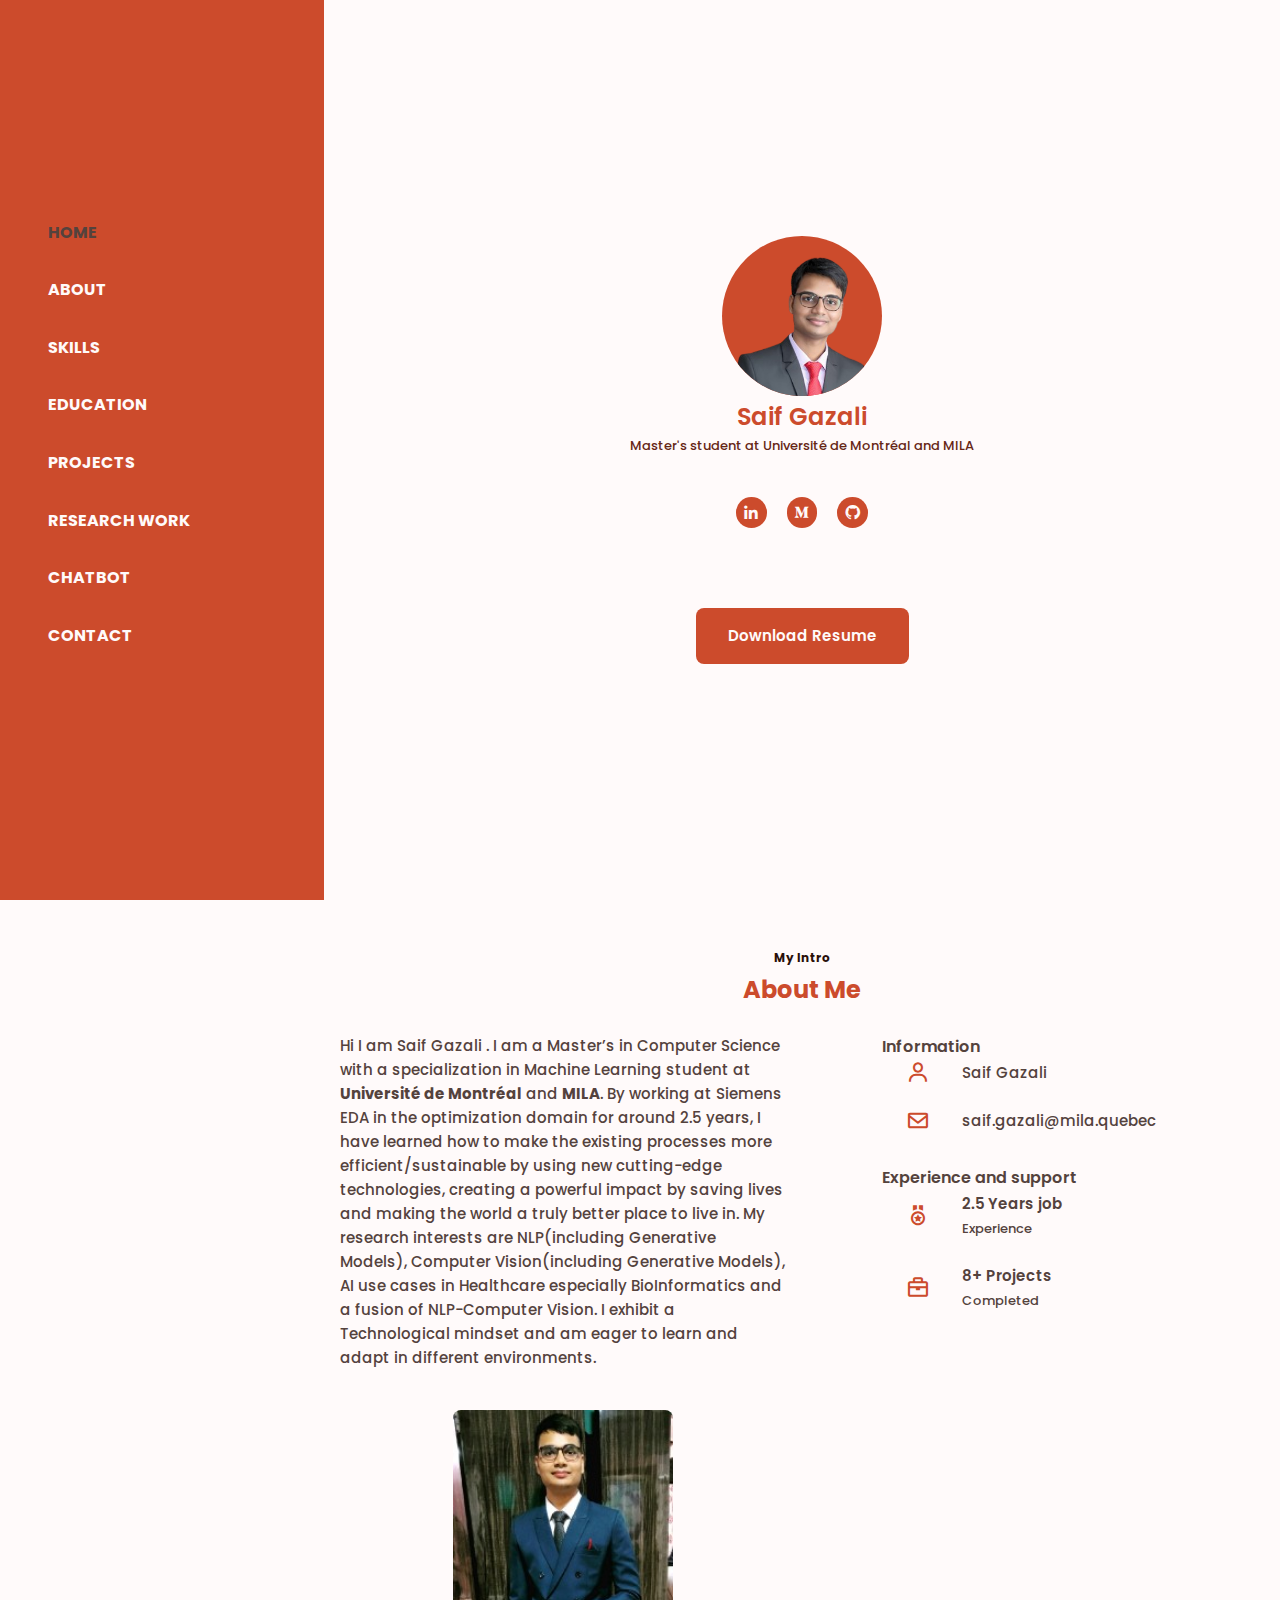
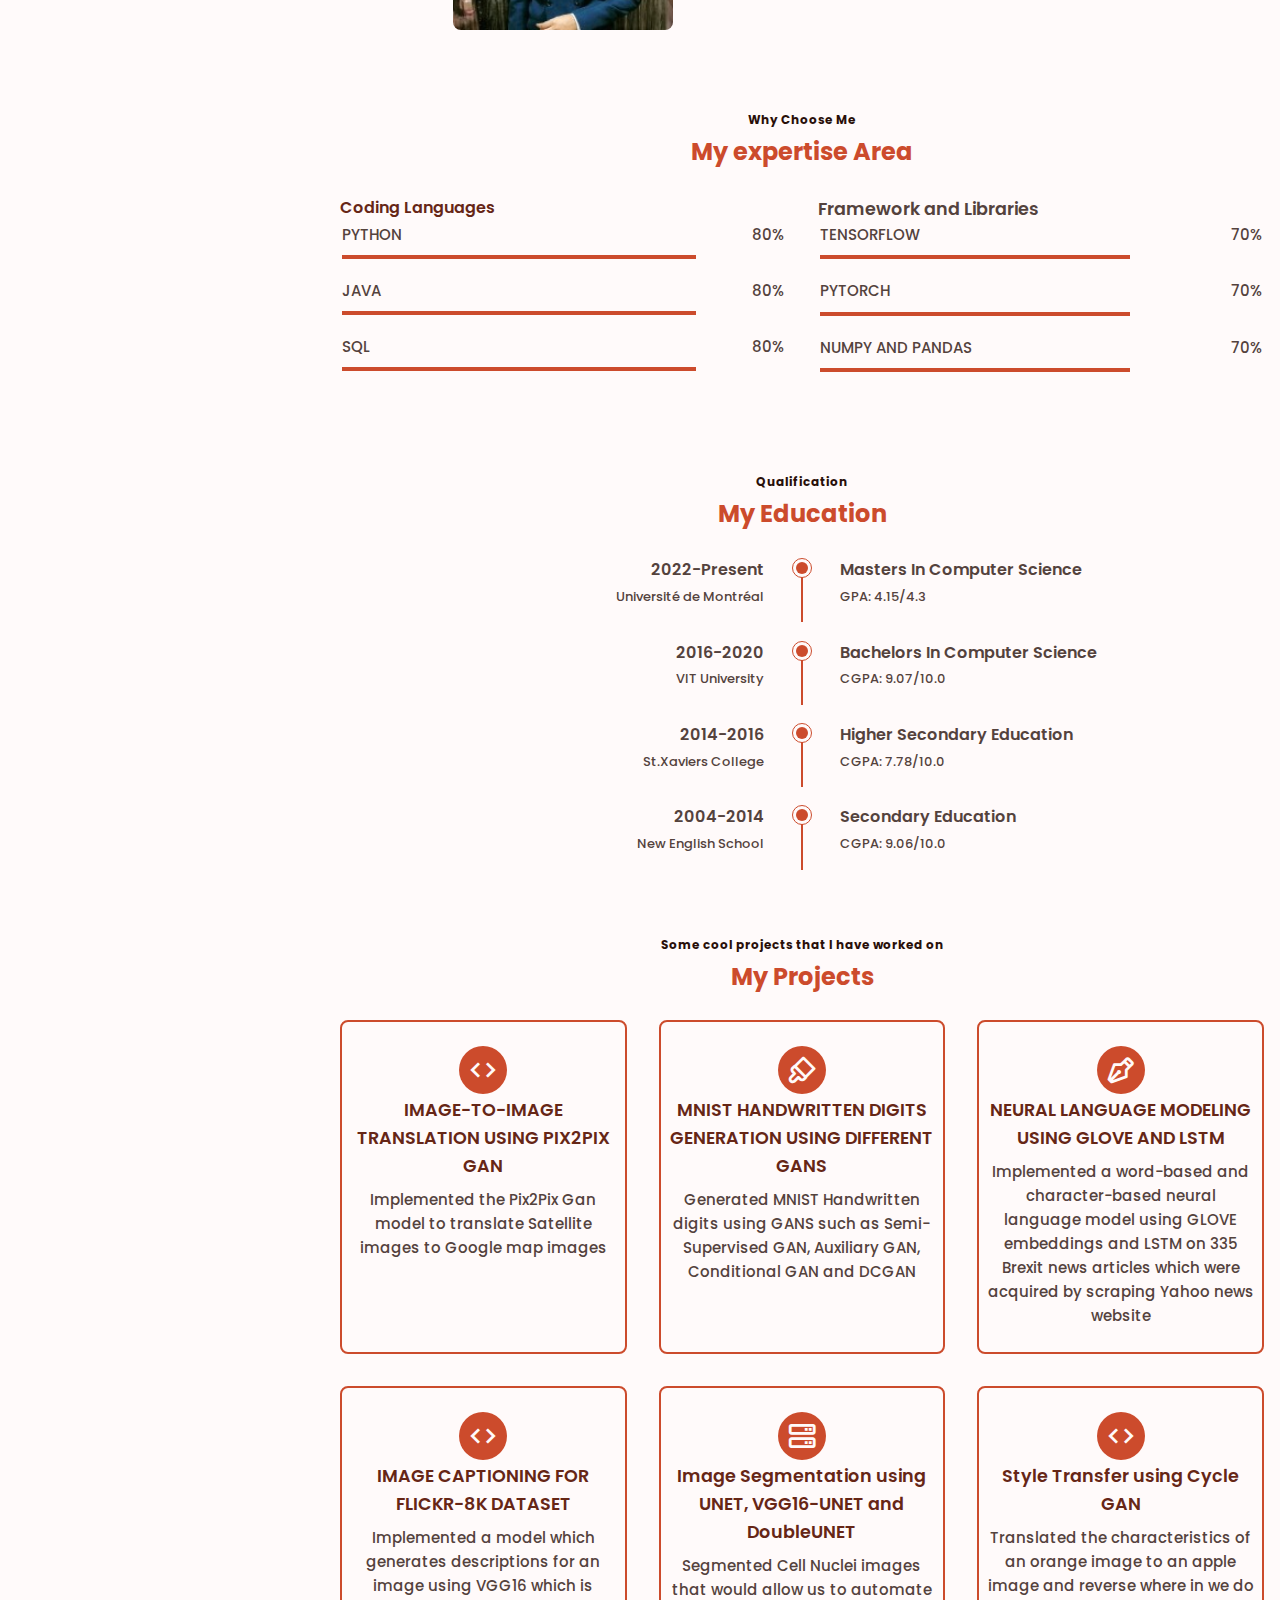
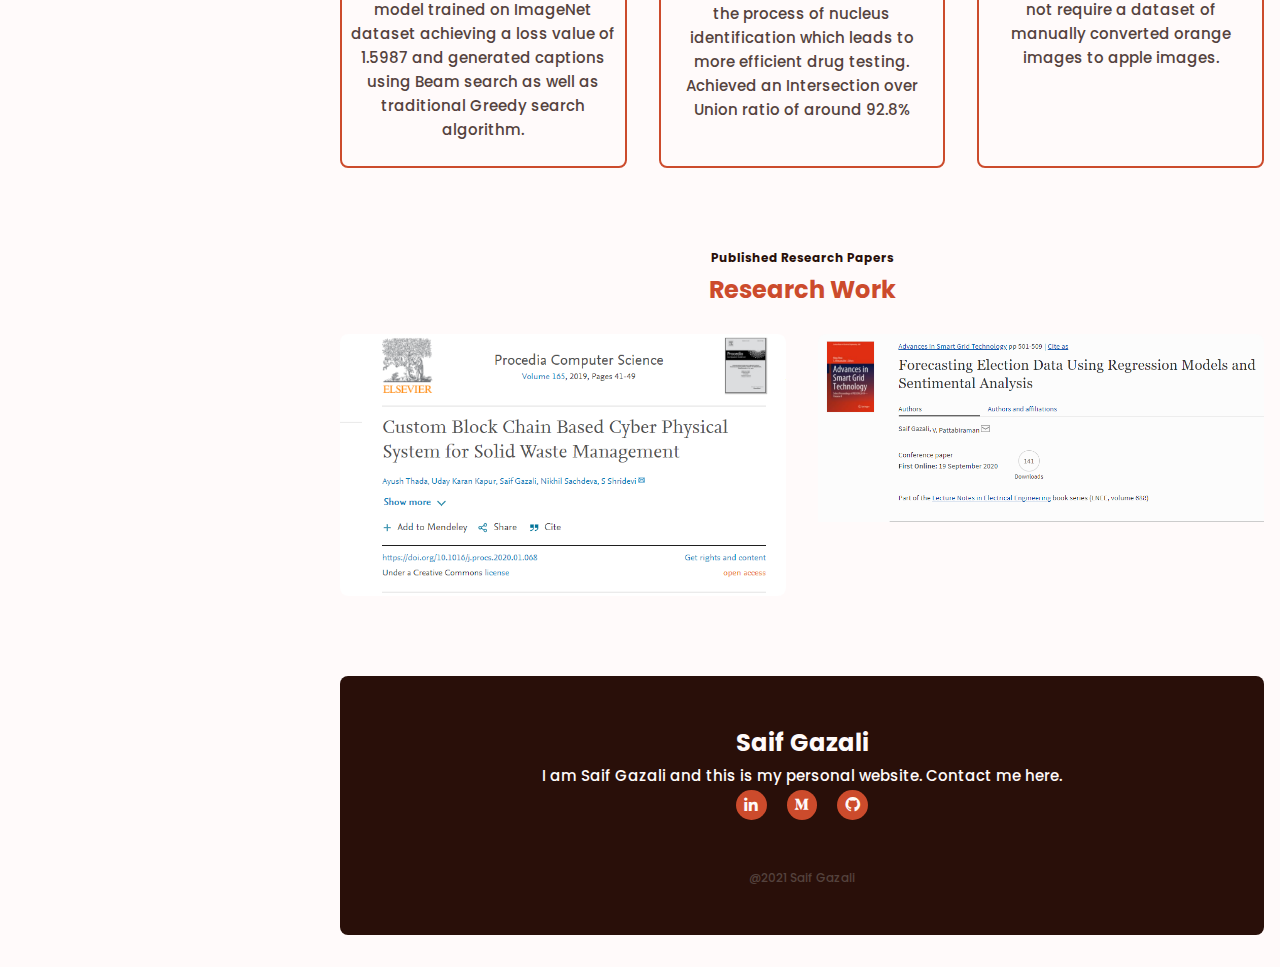
<file: index.html>
<!doctype html>

<html lang="en">
<head>
  <meta charset='utf-8'>
<meta name='viewport' content='width=device-width, initial-scale=1, shrink-to-fit=no'>

  <title>Saif Gazali Portfolio Website</title>
  <meta name="description" content="Saif Gazali Portfolio Website">
  <meta name="author" content="SitePoint">

  <!-- CSS -->
  <link rel="stylesheet" type="text/css" href="css/style.css">

  <!-- Box icons -->
  <link href='https://unpkg.com/boxicons@2.0.7/css/boxicons.min.css' rel='stylesheet'>


</head>

<body>
   
   <header class="l-header">
   	  <nav class="nav bd-grid">
   	  	<div class="nav__toggle" id="nav-toggle">
   	  		<i class='bx bx-menu'></i>
   	  	</div>

   	  	<div>
   	  		<a href="#" class="nav__logo">Saif Gazali</a>
   	  	</div>

   	  	<div class="nav__menu" id="nav-menu">
            <div class="nav__close" id="nav-close">
                <i class='bx bx-x' ></i>
            </div>

            <ul class="nav__list">
            	<li class="nav__item"><a href="#home" class="nav__link active">Home</a></li>
            	<li class="nav__item"><a href="#about" class="nav__link">About</a></li>
            	<li class="nav__item"><a href="#skills" class="nav__link">Skills</a></li>
            	<li class="nav__item"><a href="#education" class="nav__link">Education</a></li>
            	<li class="nav__item"><a href="#projects" class="nav__link">Projects</a></li>
            	<li class="nav__item"><a href="#research" class="nav__link">Research Work</a></li>
              <li class="nav__item"><a href="login.html" class="nav__link">Chatbot</a></li>
              <li class="nav__item"><a href="#contact" class="nav__link">Contact</a></li>
            </ul>
   	  	</div>
   	  </nav>
   </header>

   <main class="l-main">
     <!-- Home -->
     <section class="home" id="home">
       <div class="home__container bd-grid">
         <div class="home__data"> 
            <div class="home_img">
               <img src="img/saif.png" alt="">
            </div>
            <h1 class="home__title">Saif Gazali </h1>
            <span class="home__profession">Master's student at Université de Montréal and MILA</span>

            <div class="home__social">
              <a href="https://www.linkedin.com/in/saif-gazali-a5642512b/" class="home__social-link"><i class='bx bxl-linkedin'></i></a>
              <a href="https://saifgazali.medium.com/" class="home__social-link"><i class='bx bxl-medium'></i></a>
              <a href="https://github.com/saifgazali" class="home__social-link"><i class='bx bxl-github'></i></a>
            </div>
            <a download="" href="FrenchResumeUpdated.pdf" class="button home__button">Download Resume</a> 
        </div>
       </div>
     </section>

     <!-- About -->
     <section class="about section" id="about">
       <span class="section-subtitle">My Intro</span>
       <h2 class="section-title">About Me</h2>

       <div class="about__container bd-grid">
          <div class="about__data">
             <p class="about__description">
               Hi I am Saif Gazali . I am a Master’s in Computer Science with a specialization in Machine Learning student at <b>Université de Montréal</b> and <b>MILA</b>. By working at Siemens EDA in the optimization domain for around 2.5 years, I have learned how to make the existing processes more efficient/sustainable by using new cutting-edge technologies, creating a powerful impact by saving lives and making the world a truly better place to live in.

               My research interests are NLP(including Generative Models), Computer Vision(including Generative Models), AI use cases in Healthcare especially BioInformatics and a fusion of NLP-Computer Vision.

               I exhibit a Technological mindset and am eager to learn and adapt in different environments.
             </p>
             <img src="img/saif2.jpg" alt="" class="about__img">
          </div>

          <div>  
            <div class="about__information">
              <h3 class="about__information-title">Information</h3>
  
              <div class="about__information-data">
                <i class='bx bx-user about__information-icon' ></i>
                <span>Saif Gazali</span>
              </div>
  
              <div class="about__information-data">
                <i class='bx bx-envelope about__information-icon' ></i>
                <span>saif.gazali@mila.quebec</span>
              </div>
            </div>
  
            <div class="about__information">
              <h3 class="about__information-title">Experience and support</h3>
  
              <div class="about__information-data">
                 <i class="bx bx-medal about__information-icon"></i>
                  <div>
                    <span class="about__information-subtitle">2.5 Years job</span>
                    <span class="about__information-subtitle-small">Experience</span>
                  </div>
              </div>
              
              <div class="about__information-data">
                <i class="bx bx-briefcase about__information-icon"></i>
                 <div>
                   <span class="about__information-subtitle">8+ Projects</span>
                   <span class="about__information-subtitle-small">Completed</span>
                 </div>
             </div>
            </div>
          </div>
       </div>
     </section>

     <!-- Skills-->
     <section class="skills section" id="skills">
       <span class="section-subtitle"> Why Choose Me</span>
       <h2 class="section-title">My expertise Area</h2>

       <div class="skills__container bd-grid">
         <div class="skills__content">
           <h3 class="skills__subtitle">Coding Languages</h3>

           <div class="skills__data">
             <span class="skills__name">Python</span>
             <span class="skills__number">80%</span>
             <span class="skills__bar skills__html"></span>
           </div>

           <div class="skills__data">
            <span class="skills__name">Java</span>
            <span class="skills__number">80%</span>
            <span class="skills__bar skills__html"></span>
          </div>

          <div class="skills__data">
            <span class="skills__name">SQL</span>
            <span class="skills__number">80%</span>
            <span class="skills__bar skills__html"></span>
          </div>

         </div>

         <div class="skills__content">
           <h3 class="skills_subtitle">Framework and Libraries</h3>

           <div class="skills__data">
             <span class="skills__name">Tensorflow</span>
             <span class="skills__number">70%</span>
             <span class="skills__bar skills__webDev"></span>
           </div>
           
           <div class="skills__data">
             <span class="skills__name">Pytorch</span>
             <span class="skills__number">70%</span>
             <span class="skills__bar skills__webDev"></span>
           </div>

           <div class="skills__data">
            <span class="skills__name">Numpy and Pandas</span>
            <span class="skills__number">70%</span>
            <span class="skills__bar skills__webDev"></span>
          </div>
         </div>
       </div>
     </section>

     <!-- Education-->
     <section class="education section" id="education">
      <span class="section-subtitle"> Qualification</span>
      <h2 class="section-title">My Education</h2>

      <div class="education__container bd-grid">
        
        <div class="education__content">
          <div>
            <h3 class="education__year">2022-Present</h3>
            <span class="education__university">Université de Montréal</span>
          </div>

          <div class="education__time">
            <span class="education__rounder"></span>
            <span class="education__line"></span>
          </div>

          <div>
            <h3 class="education__race">Masters In Computer Science</h3>
            <span class="education__grade">GPA: 4.15/4.3</span>
          </div>
        </div>
       
        <div class="education__content">
          <div>
            <h3 class="education__year">2016-2020</h3>
            <span class="education__university">VIT University</span>
          </div>

          <div class="education__time">
            <span class="education__rounder"></span>
            <span class="education__line"></span>
          </div>

          <div>
            <h3 class="education__race">Bachelors In Computer Science</h3>
            <span class="education__grade">CGPA: 9.07/10.0</span>
          </div>
        </div>

        <div class="education__content">
          <div>
            <h3 class="education__year">2014-2016</h3>
            <span class="education__university">St.Xaviers College</span>
          </div>

          <div class="education__time">
            <span class="education__rounder"></span>
            <span class="education__line"></span>
          </div>

          <div>
            <h3 class="education__race">Higher Secondary Education</h3>
            <span class="education__grade">CGPA: 7.78/10.0</span>
          </div>
        </div>

        <div class="education__content">
          <div>
            <h3 class="education__year">2004-2014</h3>
            <span class="education__university">New English School</span>
          </div>

          <div class="education__time">
            <span class="education__rounder"></span>
            <span class="education__line"></span>
          </div>

          <div>
            <h3 class="education__race">Secondary Education</h3>
            <span class="education__grade">CGPA: 9.06/10.0</span>
          </div>
        </div>
      </div>
     </section>

     <!--Projects-->
    <section class="projects section" id="projects">
      <span class="section-subtitle">Some cool projects that I have worked on</span>
      <h2 class="section-title">My Projects</h2>

      <div class="project__container bd-grid">
        <div class="project__content">
          <i class='bx bx-code project__icon'></i>
          <a href="https://saifgazali.medium.com/image-to-image-translation-using-pix2pix-gan-69c12110278">
          <h3 class="project__title">IMAGE-TO-IMAGE TRANSLATION USING PIX2PIX GAN</h3>
          <p class="project__description">Implemented the Pix2Pix Gan model to translate Satellite
            images to Google map images</p>
          </a>
        </div>

        <div class="project__content">
          <i class='bx bx-brush project__icon'></i>
          <a href="https://saifgazali.medium.com/semi-supervised-gan-for-mnist-handwritten-digits-be5132efcc82">
          <h3 class="project__title">MNIST HANDWRITTEN DIGITS GENERATION
            USING DIFFERENT GANS
            </h3>
          <p class="project__description">Generated MNIST Handwritten digits using GANS such as
            Semi-Supervised GAN, Auxiliary GAN, Conditional GAN and
            DCGAN</p>
          </a>
        </div>

        <div class="project__content">
          <i class='bx bx-pen project__icon'></i>
          <a href="https://saifgazali.medium.com/word-based-neural-language-modeling-using-glove-lstm-ffb4ae314abc">
          <h3 class="project__title">NEURAL LANGUAGE MODELING USING GLOVE AND LSTM 
          </h3>
          <p class="project__description">Implemented a word-based and character-based neural
            language model using GLOVE embeddings and LSTM on 335
            Brexit news articles which were acquired by scraping Yahoo
            news website</p>
          </a>
        </div>

        <div class="project__content">
          <i class='bx bx-code project__icon'></i>
          <a href="https://saifgazali.medium.com/image-captioning-using-inceptionv3-model-56cf987143c6">
          <h3 class="project__title">IMAGE CAPTIONING FOR FLICKR-8K DATASET</h3>
          <p class="project__description">Implemented a model which generates descriptions for an
            image using VGG16 which is model trained on ImageNet
            dataset achieving a loss value of 1.5987 and generated
            captions using Beam search as well as traditional Greedy
            search algorithm.</p>
          </a>
        </div>

        <div class="project__content">
          <i class='bx bx-server project__icon'></i>
          <a href="https://saifgazali.medium.com/cell-nuclei-segmentation-using-vgg16-unet-and-double-unet-eafb65bb959a"> 
          <h3 class="project__title">Image Segmentation using UNET, VGG16-UNET and DoubleUNET</h3>
          <p class="project__description">Segmented Cell Nuclei images that would allow us to automate the 
            process of nucleus identification which leads to more efficient drug testing. 
            Achieved an Intersection over Union ratio of around 92.8%</p>
          </a>
        </div>

        <div class="project__content">
          <i class='bx bx-code project__icon'></i>
          <a href="https://saifgazali.medium.com/style-transfer-using-cycle-gan-65ed66973f4c">
          <h3 class="project__title">Style Transfer using Cycle GAN</h3>
          <p class="project__description"> Translated the characteristics of an orange image to an 
            apple image and reverse where in we do not require a dataset of manually converted orange images to apple images.</p>
          </a> 
          </div>
      </div>
    </section>
     
    <!--Research Papers-->
    <section class="research section" id="research">
      <span class="section-subtitle">Published Research Papers</span>
      <h2 class="section-title">Research Work</h2>

      <div class="research__container bd-grid">
       
        <div class="research__img">
          <img src="img/r1.png" alt="">
          
          <div class="research__data">
            <a href="https://www.sciencedirect.com/science/article/pii/S1877050920300764" class="research__link"><i class='bx bx-link-alt'></i></a>
            <span class="research__title">Procedia Computer Science</span>
          </div>
        </div>

        <div class="research__img">
          <img src="img/r2.png" alt="">
          
          <div class="research__data">
            <a href="https://link.springer.com/chapter/10.1007/978-981-15-7241-8_37" class="research__link"><i class='bx bx-link-alt'></i></a>
            <span class="research__title">Springer Singapore</span>
          </div>
        </div>
      </div>
    </section>

  

    <!--Footer-->
    <footer class="footer section" id="contact">
      <div class="footer__container bd-grid">
        <h1 class="footer__title">Saif Gazali</h1>
        <p class="footer__description">I am Saif Gazali and this is my personal website. Contact me here.</p>

        <div class="footer__social">
          <a href="https://www.linkedin.com/in/saif-gazali-a5642512b/" class="home__social-link"><i class='bx bxl-linkedin'></i></a>
          <a href="https://saifgazali.medium.com/" class="home__social-link"><i class='bx bxl-medium'></i></a>
          <a href="https://github.com/saifgazali" class="home__social-link"><i class='bx bxl-github'></i></a>
        </div>
        
        <p class="footer__copy"> @2021 Saif Gazali</p>
      </div>
    </footer>



   </main>

   <script src="js/main.js"></script>
</body>
</html>
</file>
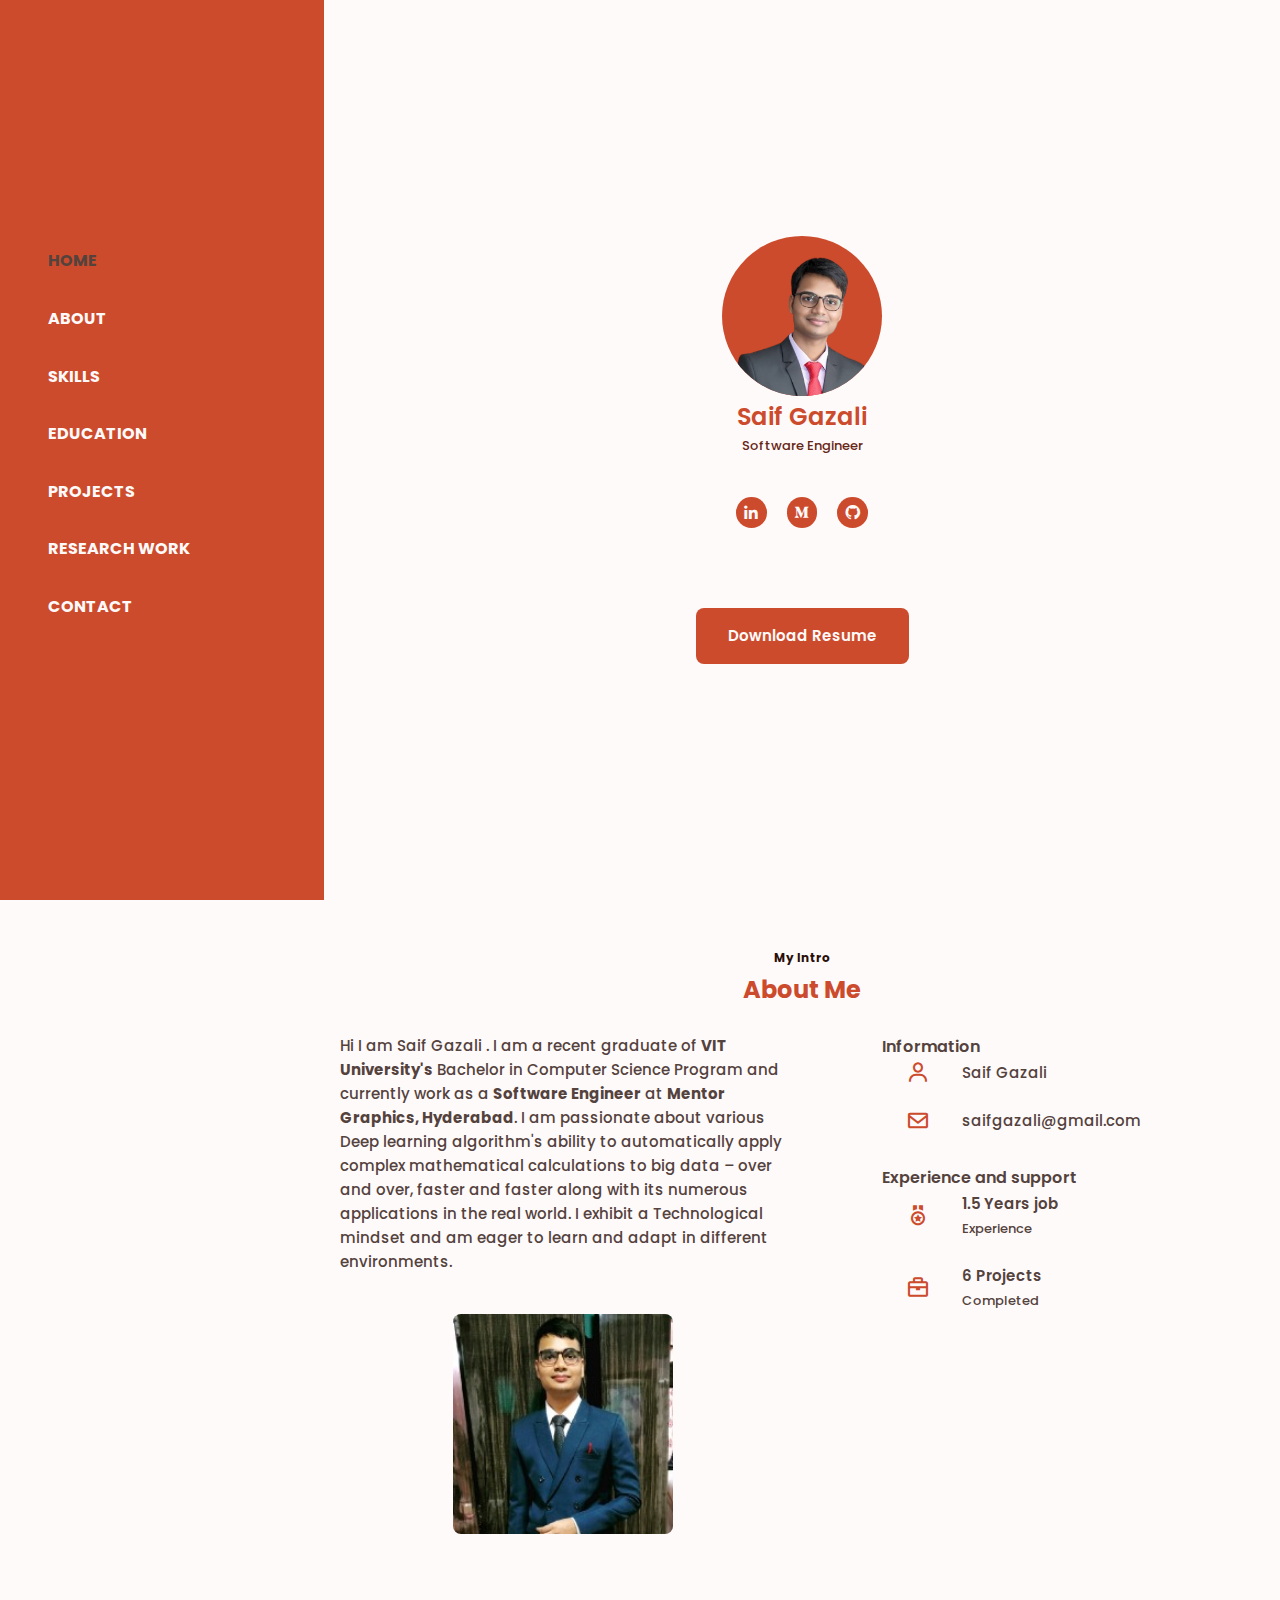
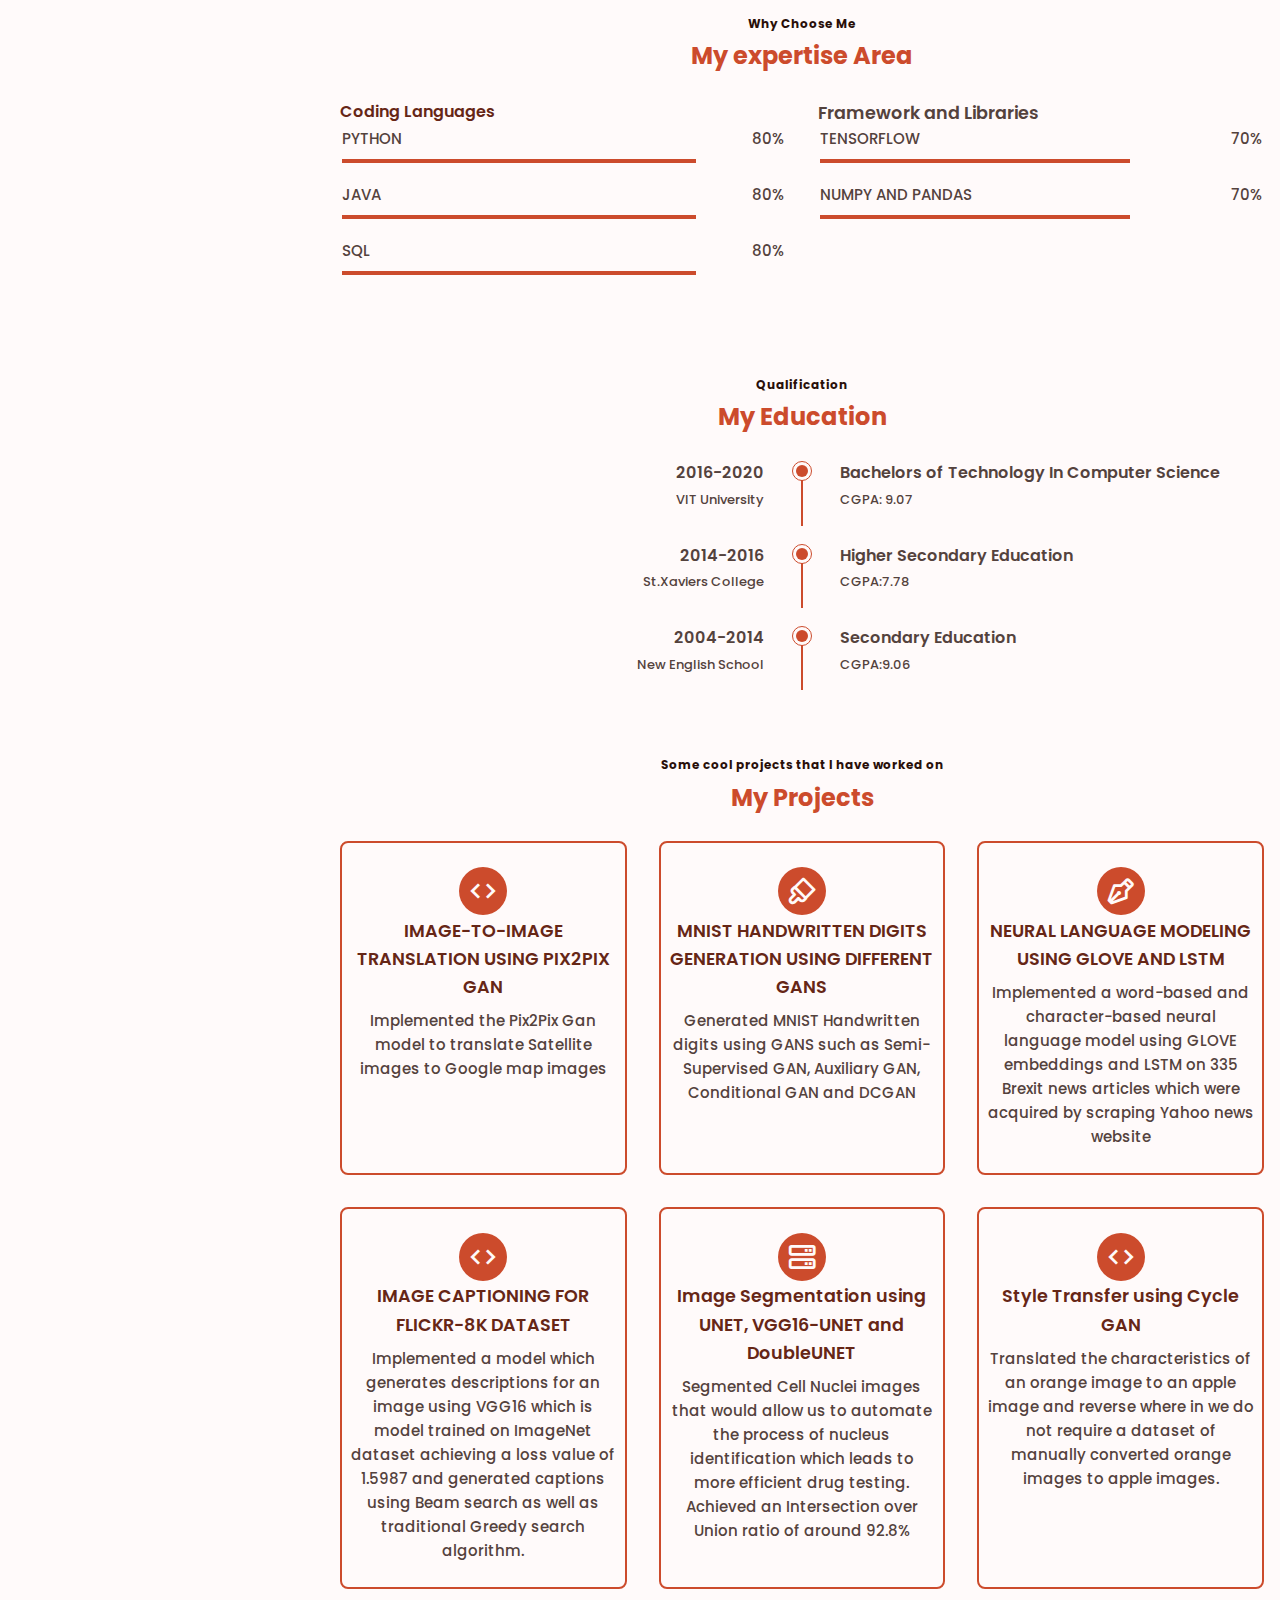
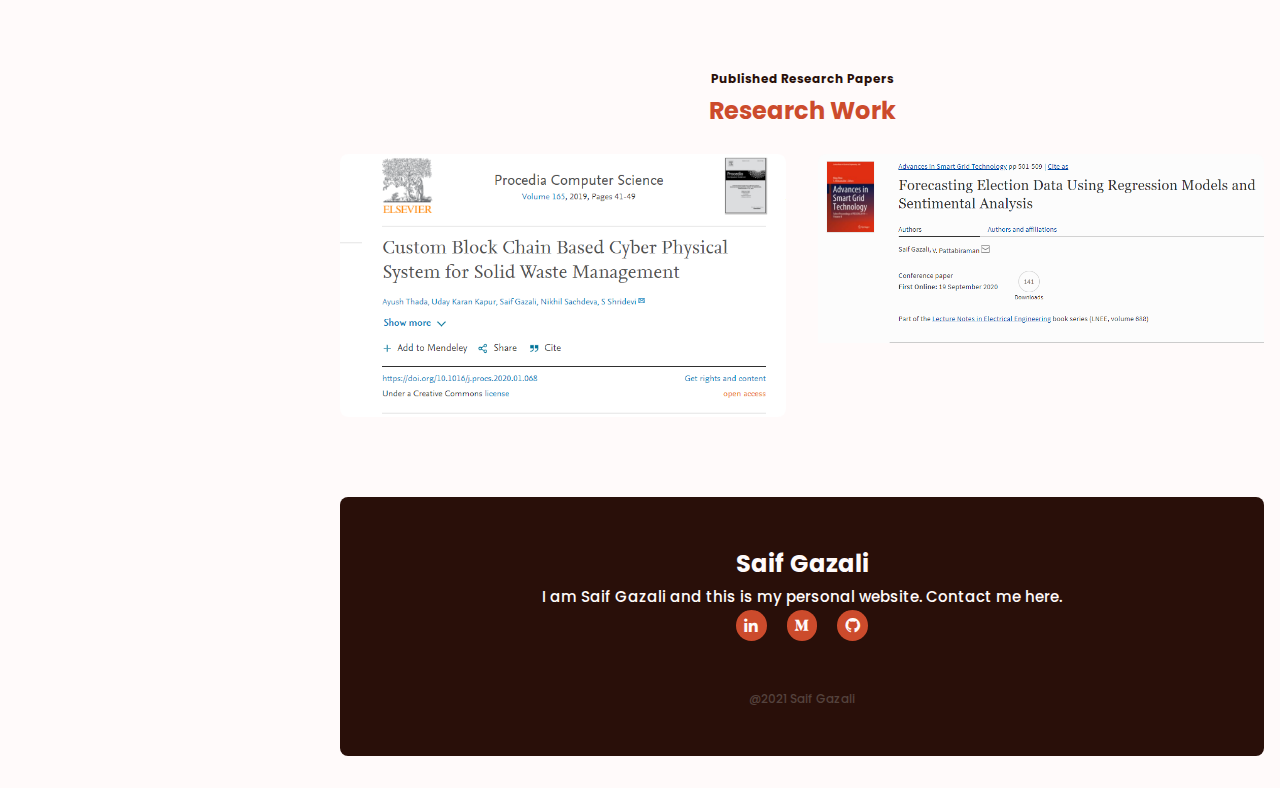
<file: assets/index.html>
<!doctype html>

<html lang="en">
<head>
  <meta charset='utf-8'>
<meta name='viewport' content='width=device-width, initial-scale=1, shrink-to-fit=no'>

  <title>The HTML5 Herald</title>
  <meta name="description" content="The HTML5 Herald">
  <meta name="author" content="SitePoint">

  <!-- CSS -->
  <link rel="stylesheet" type="text/css" href="css/style.css">

  <!-- Box icons -->
  <link href='https://unpkg.com/boxicons@2.0.7/css/boxicons.min.css' rel='stylesheet'>


</head>

<body>
   
   <header class="l-header">
   	  <nav class="nav bd-grid">
   	  	<div class="nav__toggle" id="nav-toggle">
   	  		<i class='bx bx-menu'></i>
   	  	</div>

   	  	<div>
   	  		<a href="#" class="nav__logo">Saif</a>
   	  	</div>

   	  	<div class="nav__menu" id="nav-menu">
            <div class="nav__close" id="nav-close">
                <i class='bx bx-x' ></i>
            </div>

            <ul class="nav__list">
            	<li class="nav__item"><a href="#home" class="nav__link active">Home</a></li>
            	<li class="nav__item"><a href="#about" class="nav__link">About</a></li>
            	<li class="nav__item"><a href="#skills" class="nav__link">Skills</a></li>
            	<li class="nav__item"><a href="#education" class="nav__link">Education</a></li>
            	<li class="nav__item"><a href="#projects" class="nav__link">Projects</a></li>
            	<li class="nav__item"><a href="#research" class="nav__link">Research Work</a></li>
              <li class="nav__item"><a href="#contact" class="nav__link">Contact</a></li>
            </ul>
   	  	</div>
   	  </nav>
   </header>

   <main class="l-main">
     <!-- Home -->
     <section class="home" id="home">
       <div class="home__container bd-grid">
         <div class="home__data"> 
            <div class="home_img">
               <img src="img/saif.png" alt="">
            </div>
            <h1 class="home__title">Saif Gazali </h1>
            <span class="home__profession">Software Engineer</span>

            <div class="home__social">
              <a href="https://www.linkedin.com/in/saif-gazali-a5642512b/" class="home__social-link"><i class='bx bxl-linkedin'></i></a>
              <a href="https://saifgazali.medium.com/" class="home__social-link"><i class='bx bxl-medium'></i></a>
              <a href="https://github.com/saifgazali" class="home__social-link"><i class='bx bxl-github'></i></a>
            </div>
            <a download="" href="#" class="button home__button">Download Resume</a> 
        </div>
       </div>
     </section>

     <!-- About -->
     <section class="about section" id="about">
       <span class="section-subtitle">My Intro</span>
       <h2 class="section-title">About Me</h2>

       <div class="about__container bd-grid">
          <div class="about__data">
             <p class="about__description">
                Hi I am Saif Gazali . I am a recent graduate of <b> VIT University's</b> Bachelor in Computer Science Program and currently work as a <b>Software Engineer</b> at <b>Mentor Graphics, Hyderabad</b>.

                I am passionate about various Deep learning algorithm's ability to automatically apply complex mathematical calculations to big data – over and over, faster and faster along with its numerous applications in the real world. I exhibit a Technological mindset and am eager to learn and adapt in different environments.
             </p>
             <img src="img/saif2.jpg" alt="" class="about__img">
          </div>

          <div>  
            <div class="about__information">
              <h3 class="about__information-title">Information</h3>
  
              <div class="about__information-data">
                <i class='bx bx-user about__information-icon' ></i>
                <span>Saif Gazali</span>
              </div>
  
              <div class="about__information-data">
                <i class='bx bx-envelope about__information-icon' ></i>
                <span>saifgazali@gmail.com</span>
              </div>
            </div>
  
            <div class="about__information">
              <h3 class="about__information-title">Experience and support</h3>
  
              <div class="about__information-data">
                 <i class="bx bx-medal about__information-icon"></i>
                  <div>
                    <span class="about__information-subtitle">1.5 Years job</span>
                    <span class="about__information-subtitle-small">Experience</span>
                  </div>
              </div>
              
              <div class="about__information-data">
                <i class="bx bx-briefcase about__information-icon"></i>
                 <div>
                   <span class="about__information-subtitle">6 Projects</span>
                   <span class="about__information-subtitle-small">Completed</span>
                 </div>
             </div>
            </div>
          </div>
       </div>
     </section>

     <!-- Skills-->
     <section class="skills section" id="skills">
       <span class="section-subtitle"> Why Choose Me</span>
       <h2 class="section-title">My expertise Area</h2>

       <div class="skills__container bd-grid">
         <div class="skills__content">
           <h3 class="skills__subtitle">Coding Languages</h3>

           <div class="skills__data">
             <span class="skills__name">Python</span>
             <span class="skills__number">80%</span>
             <span class="skills__bar skills__html"></span>
           </div>

           <div class="skills__data">
            <span class="skills__name">Java</span>
            <span class="skills__number">80%</span>
            <span class="skills__bar skills__html"></span>
          </div>

          <div class="skills__data">
            <span class="skills__name">SQL</span>
            <span class="skills__number">80%</span>
            <span class="skills__bar skills__html"></span>
          </div>

         </div>

         <div class="skills__content">
           <h3 class="skills_subtitle">Framework and Libraries</h3>

           <div class="skills__data">
             <span class="skills__name">Tensorflow</span>
             <span class="skills__number">70%</span>
             <span class="skills__bar skills__webDev"></span>
           </div>

           <div class="skills__data">
            <span class="skills__name">Numpy and Pandas</span>
            <span class="skills__number">70%</span>
            <span class="skills__bar skills__webDev"></span>
          </div>
         </div>
       </div>
     </section>

     <!-- Education-->
     <section class="education section" id="education">
      <span class="section-subtitle"> Qualification</span>
      <h2 class="section-title">My Education</h2>

      <div class="education__container bd-grid">
       
        <div class="education__content">
          <div>
            <h3 class="education__year">2016-2020</h3>
            <span class="education__university">VIT University</span>
          </div>

          <div class="education__time">
            <span class="education__rounder"></span>
            <span class="education__line"></span>
          </div>

          <div>
            <h3 class="education__race">Bachelors of Technology In Computer Science</h3>
            <span class="education__grade">CGPA: 9.07</span>
          </div>
        </div>

        <div class="education__content">
          <div>
            <h3 class="education__year">2014-2016</h3>
            <span class="education__university">St.Xaviers College</span>
          </div>

          <div class="education__time">
            <span class="education__rounder"></span>
            <span class="education__line"></span>
          </div>

          <div>
            <h3 class="education__race">Higher Secondary Education</h3>
            <span class="education__grade">CGPA:7.78</span>
          </div>
        </div>

        <div class="education__content">
          <div>
            <h3 class="education__year">2004-2014</h3>
            <span class="education__university">New English School</span>
          </div>

          <div class="education__time">
            <span class="education__rounder"></span>
            <span class="education__line"></span>
          </div>

          <div>
            <h3 class="education__race">Secondary Education</h3>
            <span class="education__grade">CGPA:9.06</span>
          </div>
        </div>
      </div>
     </section>

     <!--Projects-->
    <section class="projects section" id="projects">
      <span class="section-subtitle">Some cool projects that I have worked on</span>
      <h2 class="section-title">My Projects</h2>

      <div class="project__container bd-grid">
        <div class="project__content">
          <i class='bx bx-code project__icon'></i>
          <a href="https://saifgazali.medium.com/image-to-image-translation-using-pix2pix-gan-69c12110278">
          <h3 class="project__title">IMAGE-TO-IMAGE TRANSLATION USING PIX2PIX GAN</h3>
          <p class="project__description">Implemented the Pix2Pix Gan model to translate Satellite
            images to Google map images</p>
          </a>
        </div>

        <div class="project__content">
          <i class='bx bx-brush project__icon'></i>
          <a href="https://saifgazali.medium.com/semi-supervised-gan-for-mnist-handwritten-digits-be5132efcc82">
          <h3 class="project__title">MNIST HANDWRITTEN DIGITS GENERATION
            USING DIFFERENT GANS
            </h3>
          <p class="project__description">Generated MNIST Handwritten digits using GANS such as
            Semi-Supervised GAN, Auxiliary GAN, Conditional GAN and
            DCGAN</p>
          </a>
        </div>

        <div class="project__content">
          <i class='bx bx-pen project__icon'></i>
          <a href="https://saifgazali.medium.com/word-based-neural-language-modeling-using-glove-lstm-ffb4ae314abc">
          <h3 class="project__title">NEURAL LANGUAGE MODELING USING GLOVE AND LSTM 
          </h3>
          <p class="project__description">Implemented a word-based and character-based neural
            language model using GLOVE embeddings and LSTM on 335
            Brexit news articles which were acquired by scraping Yahoo
            news website</p>
          </a>
        </div>

        <div class="project__content">
          <i class='bx bx-code project__icon'></i>
          <a href="https://saifgazali.medium.com/image-captioning-using-inceptionv3-model-56cf987143c6">
          <h3 class="project__title">IMAGE CAPTIONING FOR FLICKR-8K DATASET</h3>
          <p class="project__description">Implemented a model which generates descriptions for an
            image using VGG16 which is model trained on ImageNet
            dataset achieving a loss value of 1.5987 and generated
            captions using Beam search as well as traditional Greedy
            search algorithm.</p>
          </a>
        </div>

        <div class="project__content">
          <i class='bx bx-server project__icon'></i>
          <a href="https://saifgazali.medium.com/cell-nuclei-segmentation-using-vgg16-unet-and-double-unet-eafb65bb959a"> 
          <h3 class="project__title">Image Segmentation using UNET, VGG16-UNET and DoubleUNET</h3>
          <p class="project__description">Segmented Cell Nuclei images that would allow us to automate the 
            process of nucleus identification which leads to more efficient drug testing. 
            Achieved an Intersection over Union ratio of around 92.8%</p>
          </a>
        </div>

        <div class="project__content">
          <i class='bx bx-code project__icon'></i>
          <a href="https://saifgazali.medium.com/style-transfer-using-cycle-gan-65ed66973f4c">
          <h3 class="project__title">Style Transfer using Cycle GAN</h3>
          <p class="project__description"> Translated the characteristics of an orange image to an 
            apple image and reverse where in we do not require a dataset of manually converted orange images to apple images.</p>
          </a> 
          </div>
      </div>
    </section>
     
    <!--Research Papers-->
    <section class="research section" id="research">
      <span class="section-subtitle">Published Research Papers</span>
      <h2 class="section-title">Research Work</h2>

      <div class="research__container bd-grid">
       
        <div class="research__img">
          <img src="img/r1.png" alt="">
          
          <div class="research__data">
            <a href="https://www.sciencedirect.com/science/article/pii/S1877050920300764" class="research__link"><i class='bx bx-link-alt'></i></a>
            <span class="research__title">Procedia Computer Science</span>
          </div>
        </div>

        <div class="research__img">
          <img src="img/r2.png" alt="">
          
          <div class="research__data">
            <a href="https://link.springer.com/chapter/10.1007/978-981-15-7241-8_37" class="research__link"><i class='bx bx-link-alt'></i></a>
            <span class="research__title">Springer Singapore</span>
          </div>
        </div>
      </div>
    </section>

  

    <!--Footer-->
    <footer class="footer section" id="contact">
      <div class="footer__container bd-grid">
        <h1 class="footer__title">Saif Gazali</h1>
        <p class="footer__description">I am Saif Gazali and this is my personal website. Contact me here.</p>

        <div class="footer__social">
          <a href="https://www.linkedin.com/in/saif-gazali-a5642512b/" class="home__social-link"><i class='bx bxl-linkedin'></i></a>
          <a href="https://saifgazali.medium.com/" class="home__social-link"><i class='bx bxl-medium'></i></a>
          <a href="https://github.com/saifgazali" class="home__social-link"><i class='bx bxl-github'></i></a>
        </div>
        
        <p class="footer__copy"> @2021 Saif Gazali</p>
      </div>
    </footer>



   </main>

   <script src="js/main.js"></script>
</body>
</html>
</file>
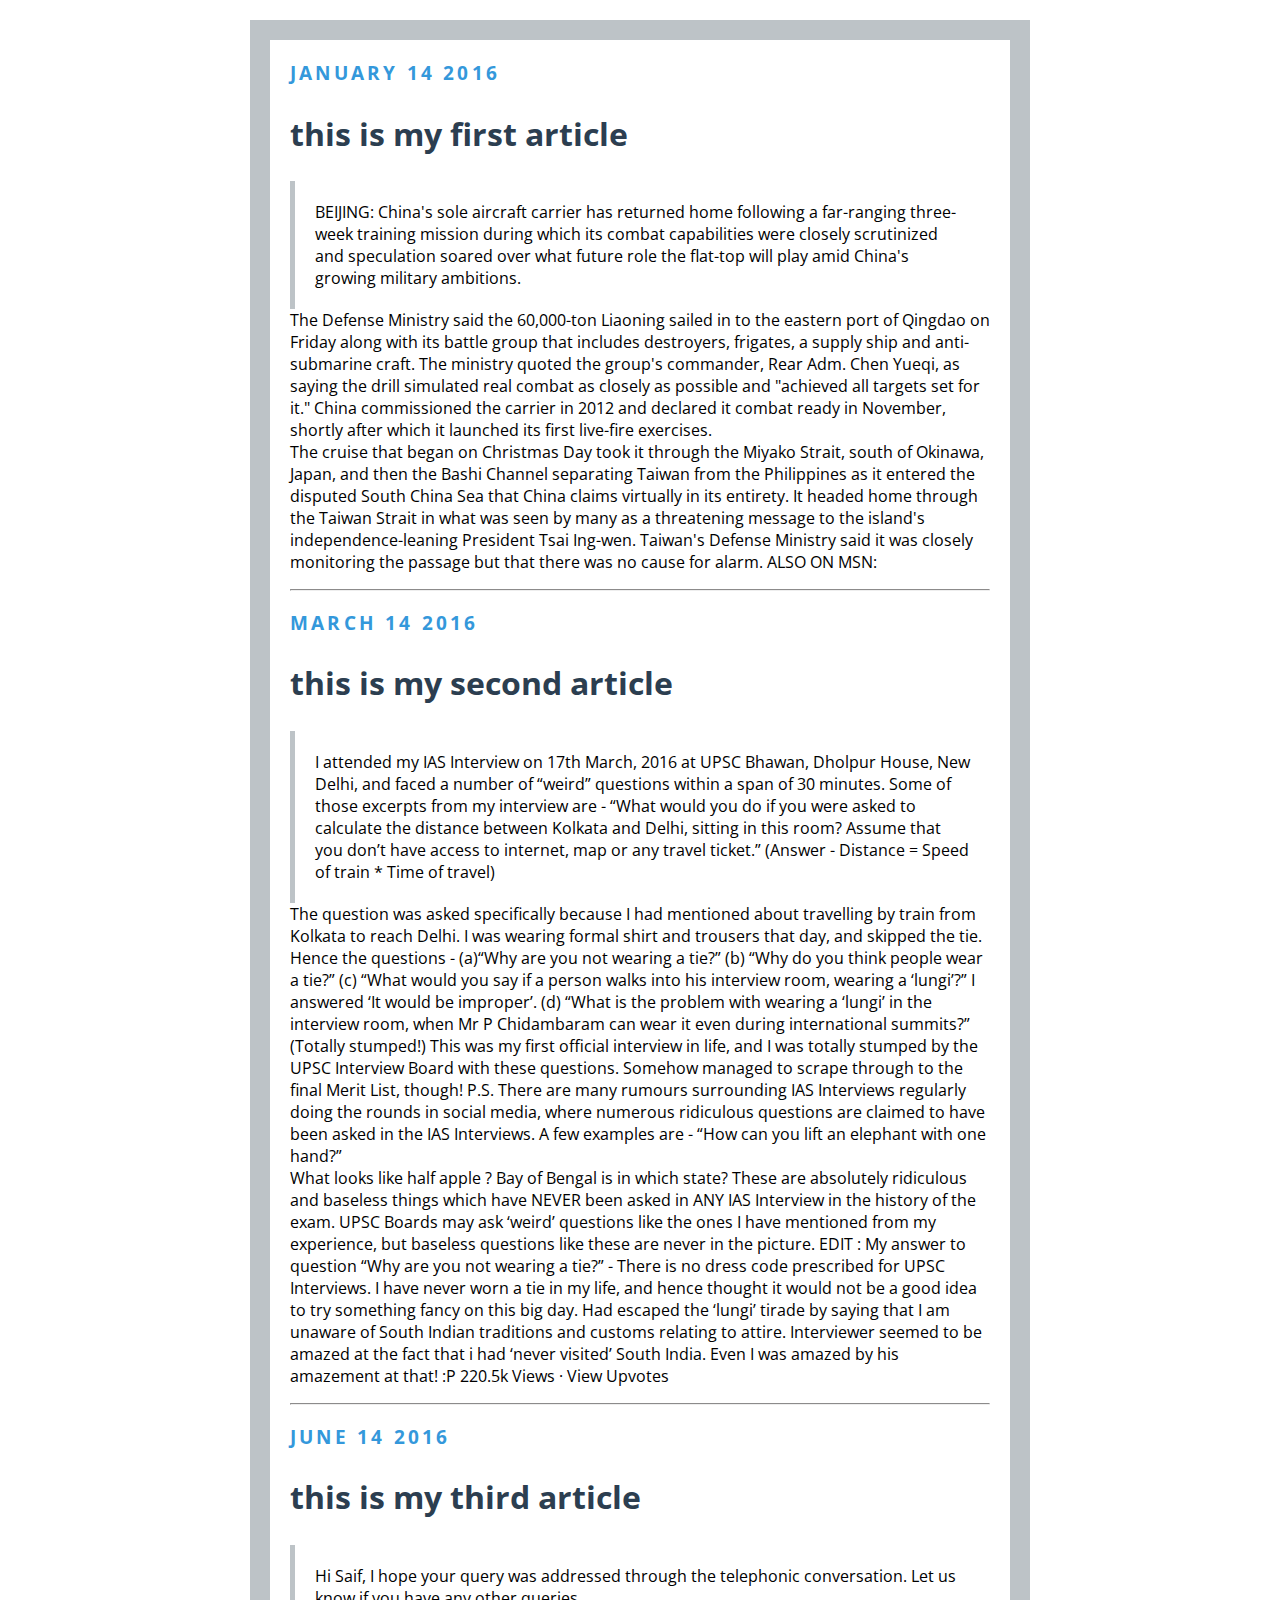
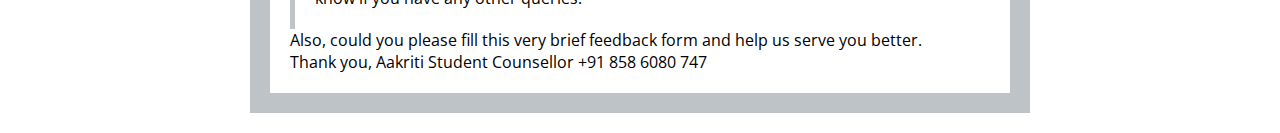
<file: css.html>
</!DOCTYPE html>
<html>
<head>
<link href="https://fonts.googleapis.com/css?family=Open+Sans+Condensed:300" rel="stylesheet"> 
<style >
hr{
	border-top: 1px solid #8c8b8b;
	display: block;
}
body{
	border:20px solid #bdc3c7;
	padding: 20px;
	max-width: 700px;
	width: 80%;
	margin:20px auto;
	font-family: 'Open Sans Condensed', sans-serif;
}
.post{
	border-left: 5px solid #bdc3c7;
    padding: 20px;
}
h3{
  color: #3498db;
  text-transform: uppercase;
  letter-spacing: 0.2rem; 
}
h2{
	color: #2c3e50;
	font-size: 2.0rem;
}
</style>
</head>
<body>
 <h3> january 14 2016 </h3>
 <h2>this is my first article</h2>
 <p> <div class="post">BEIJING: China's sole aircraft carrier has returned home following a far-ranging three-week training mission during which its combat capabilities were closely scrutinized and speculation soared over what future role the flat-top will play amid China's growing military ambitions.</div>
<div class = "day">The Defense Ministry said the 60,000-ton Liaoning sailed in to the eastern port of Qingdao on Friday along with its battle group that includes destroyers, frigates, a supply ship and anti-submarine craft.
The ministry quoted the group's commander, Rear Adm. Chen Yueqi, as saying the drill simulated real combat as closely as possible and "achieved all targets set for it." China commissioned the carrier in 2012 and declared it combat ready in November, shortly after which it launched its first live-fire exercises.</div>
<div class="jan">The cruise that began on Christmas Day took it through the Miyako Strait, south of Okinawa, Japan, and then the Bashi Channel separating Taiwan from the Philippines as it entered the disputed South China Sea that China claims virtually in its entirety.
It headed home through the Taiwan Strait in what was seen by many as a threatening message to the island's independence-leaning President Tsai Ing-wen. Taiwan's Defense Ministry said it was closely monitoring the passage but that there was no cause for alarm.
ALSO ON MSN:</div></p>
 <hr>
 <h3> march 14 2016 </h3>
 <h2>this is my second article</h2>
<p><div class="post">I attended my IAS Interview on 17th March, 2016 at UPSC Bhawan, Dholpur House, New Delhi, and faced a number of “weird” questions within a span of 30 minutes. Some of those excerpts from my interview are -
“What would you do if you were asked to calculate the distance between Kolkata and Delhi, sitting in this room? Assume that you don’t have access to internet, map or any travel ticket.”
(Answer - Distance = Speed of train * Time of travel)</div>
<div class = "day">
The question was asked specifically because I had mentioned about travelling by train from Kolkata to reach Delhi.
I was wearing formal shirt and trousers that day, and skipped the tie. Hence the questions - 
(a)“Why are you not wearing a tie?”
(b) “Why do you think people wear a tie?”
(c) “What would you say if a person walks into his interview room, wearing a ‘lungi’?” I answered ‘It would be improper’. 
(d) “What is the problem with wearing a ‘lungi’ in the interview room, when Mr P Chidambaram can wear it even during international summits?” (Totally stumped!)
This was my first official interview in life, and I was totally stumped by the UPSC Interview Board with these questions. Somehow managed to scrape through to the final Merit List, though!
P.S. There are many rumours surrounding IAS Interviews regularly doing the rounds in social media, where numerous ridiculous questions are claimed to have been asked in the IAS Interviews. A few examples are -
“How can you lift an elephant with one hand?”</div>
<div class="jan">
What looks like half apple ?
Bay of Bengal is in which state?
These are absolutely ridiculous and baseless things which have NEVER been asked in ANY IAS Interview in the history of the exam. UPSC Boards may ask ‘weird’ questions like the ones I have mentioned from my experience, but baseless questions like these are never in the picture.
EDIT : My answer to question “Why are you not wearing a tie?” - There is no dress code prescribed for UPSC Interviews. I have never worn a tie in my life, and hence thought it would not be a good idea to try something fancy on this big day.
Had escaped the ‘lungi’ tirade by saying that I am unaware of South Indian traditions and customs relating to attire. Interviewer seemed to be amazed at the fact that i had ‘never visited’ South India. Even I was amazed by his amazement at that! :P
220.5k Views · View Upvotes</div></p>
 <hr>
 <h3> june 14 2016 </h3>
 <h2>this is my third article</h2>
<p><div class="post">Hi Saif,

I hope your query was addressed through the telephonic conversation.

Let us know if you have any other queries.</div>
<div class="day">
Also, could you please fill this very brief feedback form and help us serve you better.
</div>
<div class="jan">
Thank you,
Aakriti
Student Counsellor
+91 858 6080 747
</div>
</body>
</html>
</file>
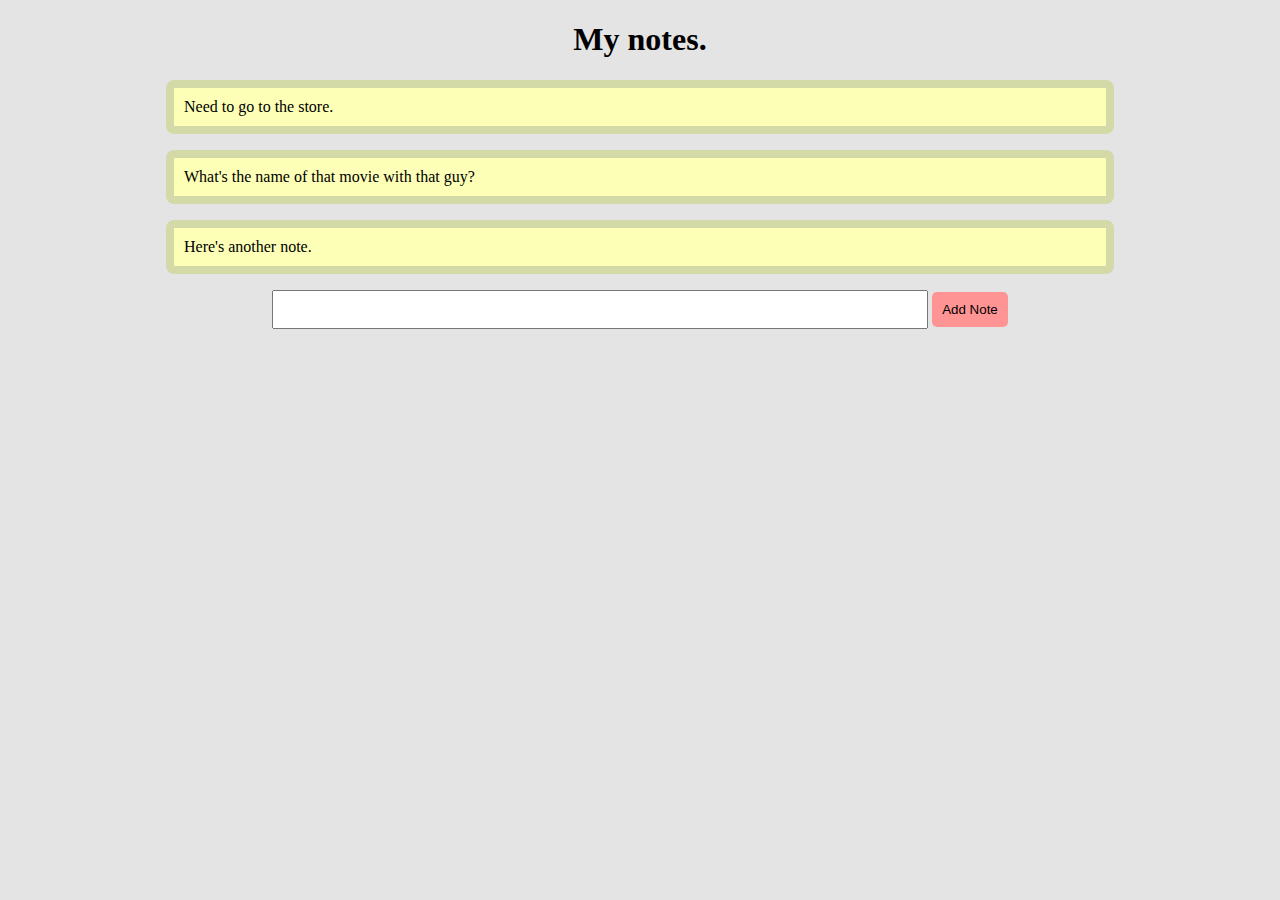
<file: first.html>
<!DOCTYPE html>
<html lang="en">
<head>
  <meta charset="UTF-8">
  <title>Event Listeners in D3</title>
  <link rel="stylesheet" href="style.css">
<script src="https://d3js.org/d3.v4.js">
</script>
</head>
<body>

  <h1>My notes.</h1>
  <div id="notes">
    <p class="note">
      Need to go to the store.
    </p>
    <p class="note">
      What's the name of that movie with that guy?
    </p>
    <p class="note">
      Here's another note.
    </p>
  </div>
  <form id="new-note">
    <input type="text">
    <button>Add Note</button>
  </form>
  <script type="text/javascript">
  	d3.select("#new-note").on("submit",function(){
    d3.event.preventDefault();
 
 var input = d3.select("input");
d3.select("#notes").append("p").classed("note",true).text(input.property("value"));
})
  </script>
</body>
</html>
</file>
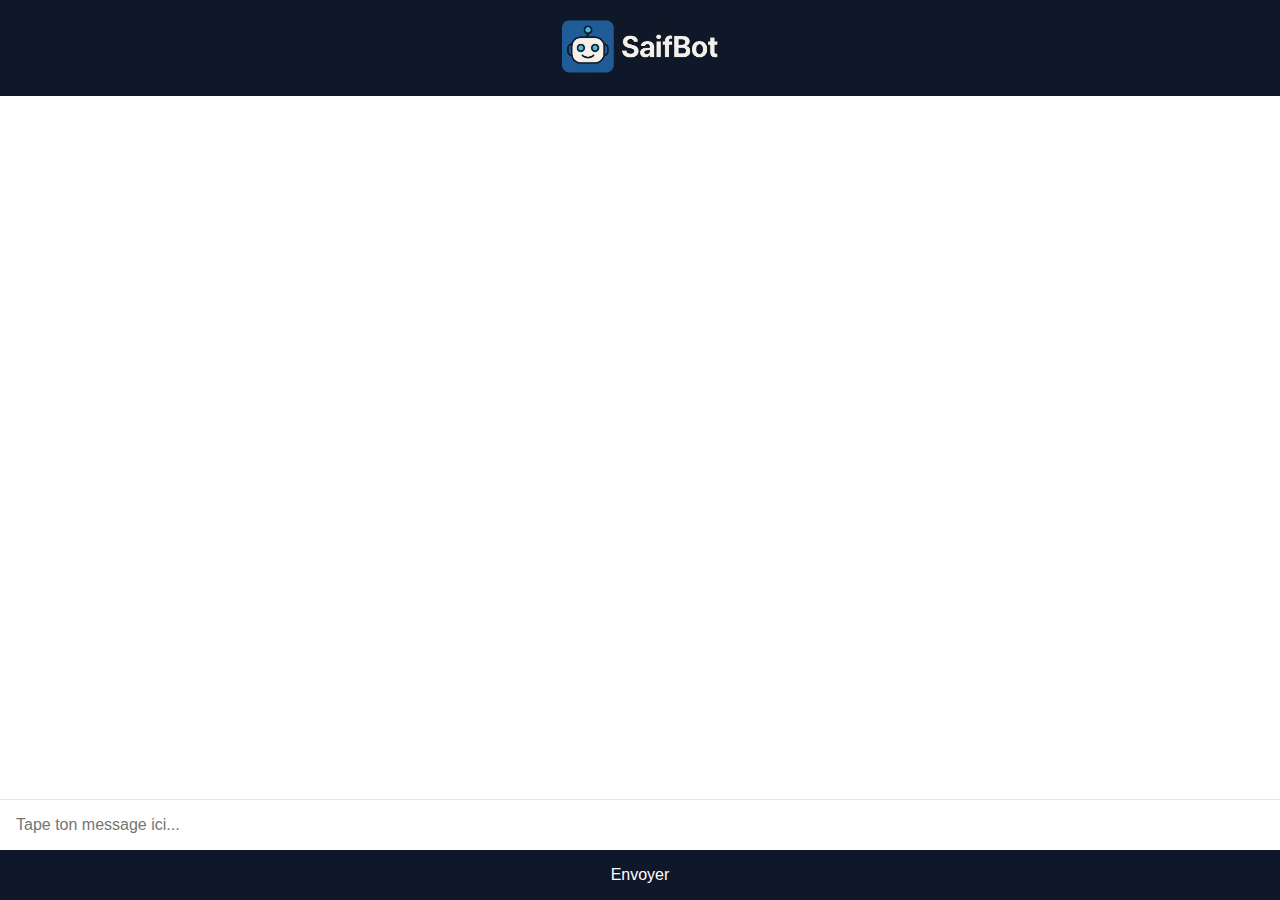
<file: Generation.html>
<!DOCTYPE html>
<html lang="fr">
<head>
  <meta charset="UTF-8" />
  <meta name="viewport" content="width=device-width, initial-scale=1.0"/>
  <title>SaifBot</title>
  <style>
    * {
      box-sizing: border-box;
    }

    body {
      margin: 0;
      padding: 0;
      font-family: "Segoe UI", sans-serif;
      background: linear-gradient(to right, #f1f5f9, #e2e8f0);
      display: flex;
      justify-content: center;
      align-items: center;
      height: 100vh;
    }

   #chatbox {
  background-color: #fff;
  width: 100vw;
  height: 100vh;
  border-radius: 0; /* supprimer les coins arrondis si tu veux un look plein écran */
  box-shadow: none;
  display: flex;
  flex-direction: column;
  overflow: hidden;
}


    h2 {
      margin: 0;
      padding: 1rem;
      background-color: #0f172a;
      color: #fff;
      font-size: 1.5rem;
      text-align: center;
    }

    #messages {
      flex: 1;
      padding: 1.5rem;
      overflow-y: auto;
    }

    .msg {
      margin: 0.5rem 0;
      max-width: 80%;
      padding: 0.75rem 1rem;
      border-radius: 20px;
      animation: fadeIn 0.3s ease-in-out;
      white-space: pre-wrap;
    }

    .user {
      background-color: #dbeafe;
      align-self: flex-end;
      color: #1e3a8a;
    }

    .bot {
      background-color: #e2e8f0;
      align-self: flex-start;
      color: #334155;
    }

    #msgInput {
      border: none;
      padding: 1rem;
      font-size: 1rem;
      width: 100%;
      outline: none;
      border-top: 1px solid #e5e7eb;
    }

    button {
      background-color: #0f172a;
      color: white;
      border: none;
      font-size: 1rem;
      padding: 1rem;
      width: 100%;
      cursor: pointer;
      transition: background 0.3s ease;
    }

    button:hover {
      background-color: #1e293b;
    }

    @keyframes fadeIn {
      from { opacity: 0; transform: translateY(5px); }
      to { opacity: 1; transform: translateY(0); }
    }
  </style>
</head>
<body>
  <div id="chatbox">
   <div style="text-align: center; padding: 1rem; background-color: #0f172a;">
  <img src="logo.png" alt="Logo SaifBot" style="height: 60px;" />
</div>



    <div id="messages"></div>
    <input type="text" id="msgInput" placeholder="Tape ton message ici..." />
    <button onclick="sendMsg()">Envoyer</button>
  </div>

  <script>
  const backendURL = "https://saifgazali-github-io.onrender.com/chat";

  async function sendMsg() {
    const input = document.getElementById("msgInput");
    const msg = input.value.trim();
    if (!msg) return;

    addMessage("user", msg);
    input.value = "";

    try {
      const res = await fetch(backendURL, {
        method: "POST",
        headers: { "Content-Type": "application/json" },
        body: JSON.stringify({
          message: msg,
          user_id: localStorage.getItem("user_id") || "anonymous"
        })
      });

      const data = await res.json();
      addMessage("bot", data.reply || "Désolé, pas de réponse.");
    } catch (err) {
      addMessage("bot", "⚠️ Une erreur est survenue.");
    }
  }

  function addMessage(role, content) {
    const div = document.createElement("div");
    div.className = "msg " + role;
    div.innerHTML = content
      .replace(/^### (.*$)/gim, "<h3>$1</h3>")
      .replace(/^#### (.*$)/gim, "<h4>$1</h4>")
      .replace(/\*\*(.*?)\*\*/g, "<strong>$1</strong>")
      .replace(/^- (.*)$/gim, "<li>$1</li>")
      .replace(/(<li>.*<\/li>)/gims, "<ul>$1</ul>");

    document.getElementById("messages").appendChild(div);
    document.getElementById("messages").scrollTop = document.getElementById("messages").scrollHeight;
  }

  // ✅ Attache l'écouteur ici, en dehors de sendMsg
  document.getElementById("msgInput").addEventListener("keydown", function (event) {
    if (event.key === "Enter") {
      event.preventDefault();
      sendMsg();
    }
  });
</script>
</body>
</html>
</file>
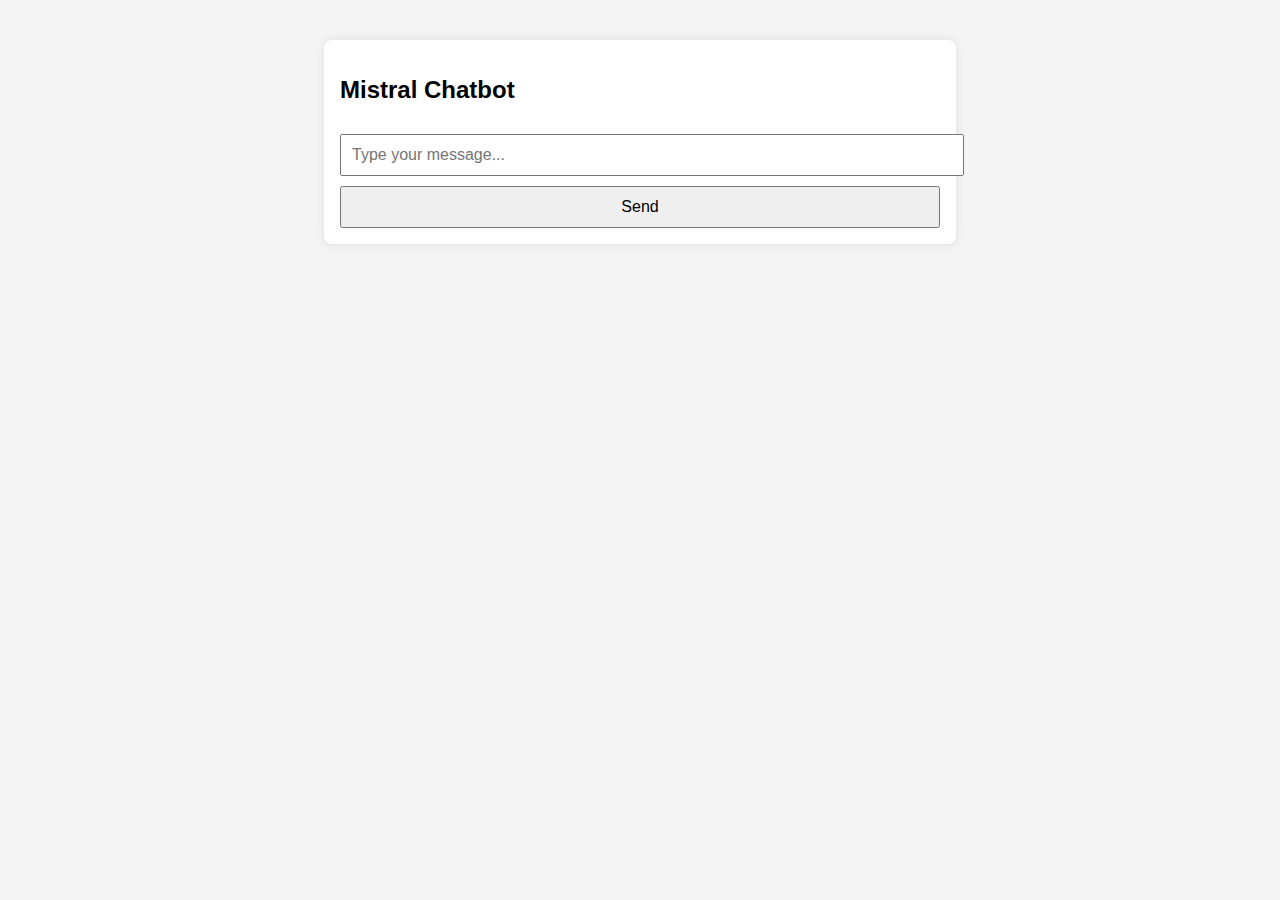
<file: Génération.html>
<!DOCTYPE html>
<html lang="en">
<head>
  <meta charset="UTF-8" />
  <meta name="viewport" content="width=device-width, initial-scale=1.0"/>
  <title>Mistral Chatbot</title>
  <style>
    body {
      font-family: Arial, sans-serif;
      padding: 2rem;
      background: #f4f4f4;
    }
    #chatbox {
      max-width: 600px;
      margin: auto;
      background: white;
      padding: 1rem;
      border-radius: 8px;
      box-shadow: 0 0 10px rgba(0,0,0,0.1);
    }
    .msg {
      margin-bottom: 1rem;
    }
    .msg.user { font-weight: bold; color: #333; }
    .msg.bot { color: #0066cc; }
    input, button {
      padding: 10px;
      width: 100%;
      font-size: 1rem;
      margin-top: 10px;
    }
  </style>
</head>
<body>
  <div id="chatbox">
    <h2>Mistral Chatbot</h2>
    <div id="messages"></div>
    <input type="text" id="msgInput" placeholder="Type your message..." />
    <button onclick="sendMsg()">Send</button>
  </div>

  <script>
    const backendURL = "https://your-replit-app-name.repl.co/chat"; // Replace with your actual Replit URL

    async function sendMsg() {
      const msg = document.getElementById("msgInput").value;
      if (!msg.trim()) return;

      addMessage("user", msg);
      document.getElementById("msgInput").value = "";

      const res = await fetch(backendURL, {
        method: "POST",
        headers: {"Content-Type": "application/json"},
        body: JSON.stringify({ message: msg, user_id: "guest" })
      });

      const data = await res.json();
      addMessage("bot", data.reply);
    }

    function addMessage(role, content) {
      const div = document.createElement("div");
      div.className = "msg " + role;
      div.textContent = (role === "user" ? "You: " : "Bot: ") + content;
      document.getElementById("messages").appendChild(div);
    }
  </script>
</body>
</html>
</file>
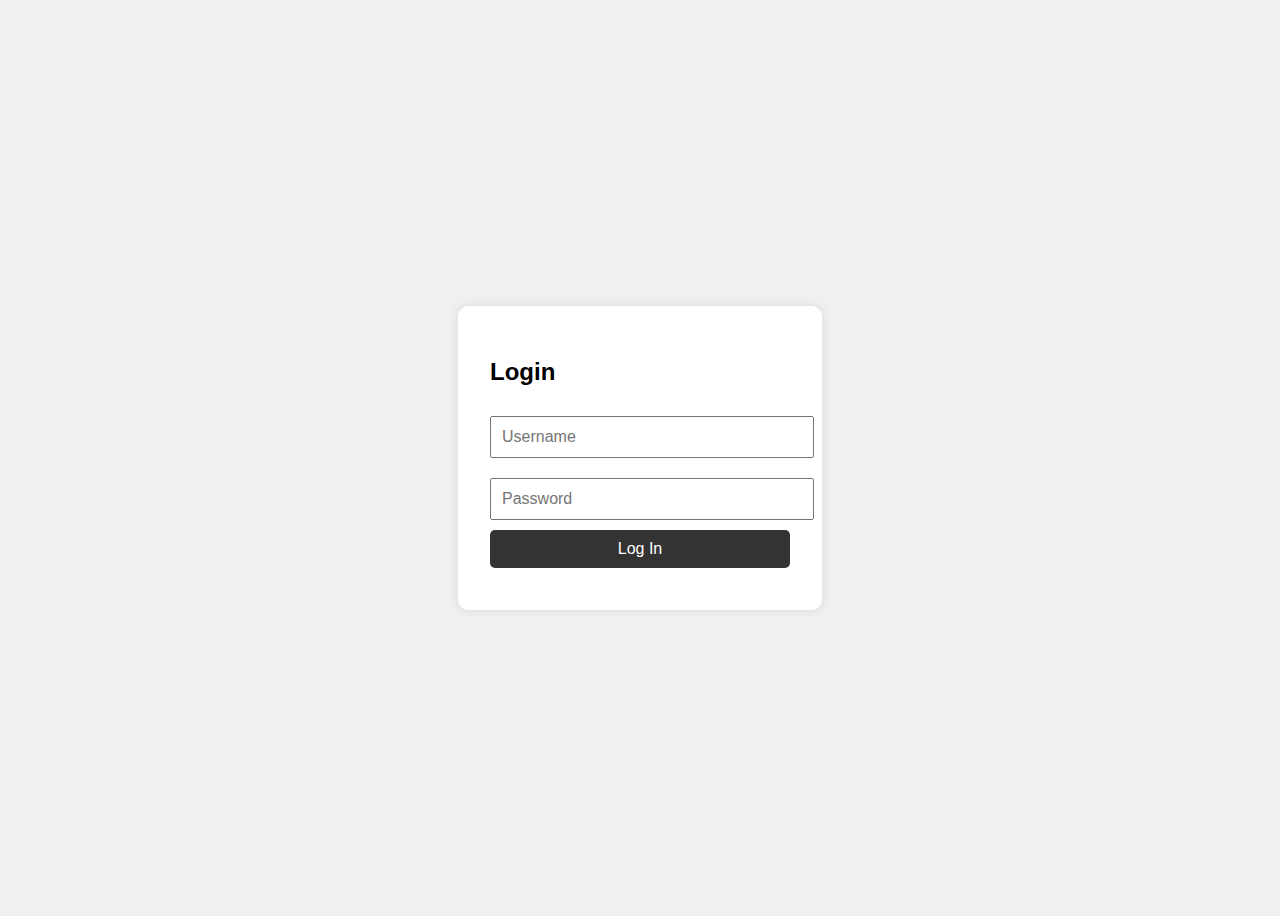
<file: login.html>
<!DOCTYPE html>
<html lang="en">
<head>
  <meta charset="UTF-8" />
  <meta name="viewport" content="width=device-width, initial-scale=1.0" />
  <title>Login - Mistral Chatbot</title>
  <style>
    body {
      font-family: Arial, sans-serif;
      display: flex;
      height: 100vh;
      justify-content: center;
      align-items: center;
      background: #f0f0f0;
    }
    .login-box {
      background: white;
      padding: 2rem;
      border-radius: 10px;
      box-shadow: 0 0 10px rgba(0,0,0,0.1);
      width: 300px;
    }
    input {
      width: 100%;
      padding: 10px;
      margin: 10px 0;
      font-size: 1rem;
    }
    button {
      width: 100%;
      padding: 10px;
      background: #333;
      color: white;
      font-size: 1rem;
      border: none;
      border-radius: 5px;
      cursor: pointer;
    }
    .error {
      color: red;
      margin-top: 10px;
    }
  </style>
</head>
<body>
  <div class="login-box">
    <h2>Login</h2>
    <input type="text" id="username" placeholder="Username" />
    <input type="password" id="password" placeholder="Password" />
    <button onclick="login()">Log In</button>
    <div id="error" class="error"></div>
  </div>

  <script>
    async function login() {
      const username = document.getElementById("username").value;
      const password = document.getElementById("password").value;
      const errorBox = document.getElementById("error");
      errorBox.textContent = "";

      try {
        const res = await fetch("https://saifgazali-github-io.onrender.com/login", {
          method: "POST",
          headers: { "Content-Type": "application/json" },
          body: JSON.stringify({ username, password })
        });

        if (!res.ok) throw new Error("Invalid username or password");
        const data = await res.json();
        localStorage.setItem("user_id", data.uuid);
        window.location.href = "Generation.html";
      } catch (err) {
        errorBox.textContent = err.message;
      }
    }
  </script>
</body>
</html>
</file>
<file: css/style.css>
/* google fonts */
@import url('https://fonts.googleapis.com/css2?family=Poppins&display=swap');

/* variables CSS */
:root{

	--header-height: 3rem;
	--nav-width: 324px;

	/* font weight */
	--font-medium: 500;
	--font-semi-bold: 600;
	--font-bold: 700;

	/*Colors */
    --first-color: #CC4B2C;
    --first-color-dark: #662616;
    --first-color-darken: #290F09;
    --text-color: #54423D;
    --first-color-light: #EAE7E6;
    --first-color-lighten: #FFFAFA;


    /*font and typography*/
    --body-font: 'Poppins', sans-serif;
    --h1-font-size: 1.5rem;
    --h2-font-size: 1.25rem;
    --h3-font-size: 1rem;
    --normal-font-size: .938rem;
    --small-font-size: .813rem;
    --smaller-font-size: .75rem;

    /* Margins */
    --mb-1: .5rem;
    --mb-2: .1rem;
    --mb-3: 1.5rem;
    --mb-4: 2rem;
    --mb-5: 2.5rem;

    /*z-index */ 
    --z-fixed:100;
}

@media screen and (min-width: 768px){
	.root{
        --h1-font-size: 1.5rem;
        --h2-font-size: 1.25rem;
        --h3-font-size: 1rem;
        --normal-font-size: .938rem;
        --small-font-size: .813rem;
        --smaller-font-size: .75rem;

	}
}

/* base */
*, ::before,::after{
	box-sizing: border-box;
}

html{
	scroll-behavior: smooth;
}

body{
	margin: var(--header-height) 0 0 0;
	font-family: var(--body-font);
	font-size: var(--normal-font-size);
	font-weight: var(--font-medium);
	background-color: var(--first-color-lighten);
	color: var(--text-color);
    line-height: 1.6;
}

h1,h2,h3,p{
	margin: 0;
}

h3{
	font-weight: var(--font-semi-bold);
}

ul{
	margin: 0;
	padding: 0;
	list-style: none;
}

a{
	text-decoration : none;
	color: var(--text-color);
}

img{
	max-width: 100%;
	height: auto;
	display: block;
}

/* Class CSS */
.section{
	padding: 4rem 0 2rem;
}

.section-title{
	font-size: var(--h1-font-size);
	color: var(--first-color);
	margin-bottom: var(--mb-3);
	text-align: center;	
}

.section-subtitle{
	display: block;
	font-size: var(--smaller-font-size);
	color : var(--first-color-darken);
	text-align: center;
	font-weight: var(--font-bold);
	margin-bottom: .25rem;
}

/* layout */
.bd-grid{
	max-width: 1024px;
	display: grid;
	grid-template-columns: 100%;
	column-gap: 2rem;
	width: calc(100% - 2rem);
	margin-left: var(--mb-2);
	margin-right: var(--mb-2);
}

.l-header{
	width: 100%;
	position: fixed;
	top: 0;
	left: 0;
	z-index: var(--z-fized);
	background-color: var(--first-color-lighten);
	box-shadow: 0 2px 4px rgba(0,0,0,.1);
}

/* Nav */
.nav{
	height: var(--header-height);
	display: flex;
	justify-content: space-between;
	align-items: center;
}

.nav__menu{
	position: fixed;
	top : 0;
	left : -100%;
	width : 90%;
	height: 100vh;
	padding : 3rem;
	display: flex;
	align-items: center;
	background-color: var(--first-color);
	transition: .5s;
}

.nav__close{
	position: absolute;
	top : 1rem;
	right: 1rem;
	font-size: 2rem;
	color: var(--first-color-dark);
	cursor: pointer;
}

.nav__item{
	margin-bottom: var(--mb-4);
}

.nav__link{
	font-size: 1rem;
	text-transform: uppercase;
	color: var(--first-color-lighten);
	font-weight: var(--font-bold);
	transition: .3s;
}

.nav__link:hover{
	color: var(--text-color);
}

.nav__toggle{
	color: var(--first-color-dark);
	font: 1.3rem;
	cursor : pointer;
}

/* show menu */
.show{
	left: 0;
}

/* active menu*/
.active{
   color: var(--text-color);
}

/* Home */
.home__container{
	height: calc(100vh - var(--header-height));
	align-items: center;
}

.home__data{
	display: flex;
	flex-direction: column;
	align-items: center;
	height: max-content;
	text-align: center;
}

.home_img{
	padding-top: 1.3rem;
	padding-left: .8rem;
	width: 160px;
	height: 160px;
	background-color: var(--first-color); 
	border-radius: 50%;
	overflow: hidden;
	margin-bottom: var(--mb-2);
}

.home_img img{
	width: 155px;
}

.home__title{
	font-size: var(--h1-font-size);
	color: var(--first-color);
	font-weight: var(--font-semi-bold);
}

.home__profession{
	font-size: var(--small-font-size);
	color: var(--first-color-dark);
	margin-bottom: var(--mb-5);
}

.home__social{
	margin-bottom: 5rem;
}

.home__social-link{
	display: inline-flex;
	background-color: var(--first-color);
	color: var(--first-color-lighten);
	font-size: 1.1rem;
	border-radius: 50%;
	padding: .40rem;
	margin: 0 var(--mb-1);
	transition: 0.3s;
}

.home__social-link:hover{
	background-color: var(--first-color-dark);
}

.home__button{
	width: 100%;
}

/* Buttons */
.button{
	display: inline-block;
	background-color: var(--first-color);
	color: var(--first-color-lighten);
	padding: 1rem 2rem;
	font-weight: var(--font-semi-bold);
	border-radius: .5rem;
	transition: .3s;
}

.button:hover{
	background-color: var(--first-color-dark);
}

.button__light{
	background-color: var(--first-color-lighten);
	color: var(--first-color);
}

.button_light:hover{
	color: var(--first-color-lighten);
}

/* About */
.about__container{
	row-gap: 2rem;
}

.about__data{
	text-align: center;
}

.about__description{
	margin-bottom: var(--mb-4);
}

.about__img{
	width: 150px;
	border-radius: .5rem;
	margin: 0 auto;
}

.about__information{
	margin-bottom: var(--mb-4);
}

.about__information-title{
	font-size: var(--h3-font-size);
	color: -var(--first-color-dark);
	margin-bottom: var(--mb-2);
}

.about__information-data{
	display:flex;
	align-items: center;
	padding-left: 1.5rem;
	margin-bottom: var(--mb-3);
}

.about__information-icon{
	font-size: 1.5rem;
	color: var(--first-color);
    margin-right: var(--mb-4);
}

.about__information-subtitle{
	display: block;
	font-weight: var(--font-semi-bold);
}

.about__information-subtitle-small{
	font-size: var(--small-font-size);

}

/*Skills */
.skills__container{
	row-gap: 2rem;
}

.skills__subtitle{
	font-size: var(--h3-font-size);
	color: var(--first-color-dark);
	margin-bottom: var(--mb-2);
}

.skills__data{
	position: relative;
	display: flex;
	justify-content: space-between;
	margin: 0 var(--mb-2);
	margin-bottom: var(--mb-4);
}

.skills__name{
	text-transform: uppercase;
}

.skills__bar{
	position: absolute;
	bottom: -.75rem;
    height: .25rem;
	background-color: var(--first-color);
}

.skills__html{
	width:80%;
}

.skills__webDev{
	width:70%;
}

/* Education */
.education__container{
	row-gap: 2rem;
}

.education__content{
	display: grid;
	grid-template-columns: 1fr max-content 1fr;
}

.education__year, .education__race{
	font-size: var(--h3-font-size);
	margin-bottom: .25rem;
}

.education__university,.education__grade{
	display: block;
	font-size: var(--small-font-size);
}

.education__year,.education__university{
	text-align: right;
}

.education__time{
	padding: 0 1rem;
	justify-self: center;
}

.education__rounder{
	position: relative;
	display: inline-block;
	width: 12px;
	height: 12px;
	background-color: var(--first-color);
	border-radius: 50%;
}

.education__rounder::before{
	content: '';
	position: absolute;
	transform: translate(-4px,-4px);
	width: 20px;
	height:20px;
	border: 1px solid var(--first-color);
	border-radius: 50%;
}

.education__line{
	display: block;
	height: 90%;
	width: 2px;
	background-color: var(--first-color);
	transform: translate(5px,-4px);
}


/* Projects */
.project__container{
	row-gap: 2rem;
}

.project__content{
	padding: 1.5rem .5rem;
	border: 2px solid var(--first-color);
	border-radius: .5rem;
	text-align: center;

}

.project__icon{
	font-size: 2rem;
	padding: .5rem;
	background-color: var(--first-color);
	color: var(--first-color-lighten);
	border-radius: 50%;
	margin-bottom: var(--mb-2);
}

.project__title{
	font-size: 1.25 rem;
	color: var(--first-color-dark);
	margin-bottom: var(--mb-1);
}

.project__content, .project__icon, .project__description, .project__title
{
   transition: .5s;
}
.project__content:hover{
	background-color: var(--first-color);
}
.project__content:hover .project__icon{
	background-color: var(--first-color-lighten);
	color: var(--first-color);
}

.project__content:hover .project__title{
	color: var(--first-color-lighten);	
}

.project__content:hover .project__description{
	color: var(--first-color-lighten);	
}

/* Research Papers */
.research__container{
	justify-items: center;
	row-gap: 2rem;
}

.research__img{
	position: relative;
	overflow: hidden;
	border-radius: .5rem;
}

.research__data{
	position: absolute;
	bottom: -100%;
	width: 100%;
	height:100%;
	display: flex;
	flex-direction: column;
	justify-content: center;
	align-items: center;
	background: rgba(204,75,44,.7);
	border-radius: .5rem;
	transition: .3s;
}

.research__link{
	display: inline-flex;
	font-size: 1.5rem;
	background-color: var(--first-color-lighten);
	color: var(--first-color);
	padding: .25rem;
	border-radius: .25rem;
	margin-bottom: var(--mb-2);
}

.research__title{
	font-size: var(--h2-font-size);
	color: var(--first-color-lighten);
}

.research-subtitle{
	font-size: var(--h3-font-size);
	color: var(--first-color-dark);
	margin-bottom: var(--mb-2);
}

.research__img:hover .research__data{
      bottom: 0;	
}

.contact__container{
	row-gap: 3rem;
}

.contact__input{
	width: 100%;
	padding: 1rem;
	outline: none;
	border: none;
	background-color: var(--first-color-light);
	font-size: var(--normal-font-size);
	margin-bottom: var(--mb-2);
	border-radius: .5rem;
}


.footer{
	background-color: var(--first-color-darken);
	color: var(--first-color-lighten);
	text-align: center;
}

.footer__title{
	font-size: var(--h1-font-size);
	margin-bottom: var(--mb-2);
}

.footer__description{
	margin-bottom: var(--mb-2);
}

.footer__social{
	margin-bottom: 3rem;
}

.footer__link{
	display: inline-flex;
	background-color: var(--first-color);
	color: var(--first-color-lighten);
	font-size: 1.1rem;
	border-radius: 50%;
	padding: .40rem;
	margin: 0 var(--mb-1);
	transition: .3s;
}

.footer__link:hover{
	background-color: var(--first-color-lighten);
	color: var(--first-color);
}

.footer__copy{
	font-size: var(--smaller-font-size);
	color: var(--text-color);
}

/** Media Queries **/
@media screen and (min-width: 768px){
	.home__button{
		width: initial;
	}

	.nav__menu{
		width: var(--nav-width);
	}

	.about__container, .skills__container, .project__container{
		grid-template-columns: repeat(2,1fr);
	}
    
	.about__data{
		text-align: initial;
	}

	.about__description{
		margin-bottom: var(--mb-5);
	}

	.about__img{
		width: 220px;
	}

	.about__information{
		padding-left: 4rem;
	}

	.education__time{
		padding: 0 2rem;
	}

	.footer{
		background: none;
	}

	.footer__container{
		background-color: var(--first-color-darken);
		padding: 3rem 0;
		border-radius: .5rem;
	}
}

@media screen and (min-width: 1024px){
	body{
		margin: 0;
		padding-left: var(--nav-width);
	}
	.l-header{
		width: 0;
	}

	.nav__toggle, .nav__logo, .nav__close{
		display: none;
	}

	.nav__menu{
		left: 0;
	}

	.home__container{
		height: 100vh;
	}

	.section{
		padding: 3rem 0 2rem;
	}

	.bd-grid{
		margin-left: auto;
		margin-right: auto;
	}

	.project__container{
		grid-template-columns: repeat(3,1fr);
	}

     .research__container{
		 grid-template-columns: repeat(2,1fr); 
	 }
}
</file>
<file: assets/css/style.css>
/* google fonts */
@import url('https://fonts.googleapis.com/css2?family=Poppins&display=swap');

/* variables CSS */
:root{

	--header-height: 3rem;
	--nav-width: 324px;

	/* font weight */
	--font-medium: 500;
	--font-semi-bold: 600;
	--font-bold: 700;

	/*Colors */
    --first-color: #CC4B2C;
    --first-color-dark: #662616;
    --first-color-darken: #290F09;
    --text-color: #54423D;
    --first-color-light: #EAE7E6;
    --first-color-lighten: #FFFAFA;


    /*font and typography*/
    --body-font: 'Poppins', sans-serif;
    --h1-font-size: 1.5rem;
    --h2-font-size: 1.25rem;
    --h3-font-size: 1rem;
    --normal-font-size: .938rem;
    --small-font-size: .813rem;
    --smaller-font-size: .75rem;

    /* Margins */
    --mb-1: .5rem;
    --mb-2: .1rem;
    --mb-3: 1.5rem;
    --mb-4: 2rem;
    --mb-5: 2.5rem;

    /*z-index */ 
    --z-fixed:100;
}

@media screen and (min-width: 768px){
	.root{
        --h1-font-size: 1.5rem;
        --h2-font-size: 1.25rem;
        --h3-font-size: 1rem;
        --normal-font-size: .938rem;
        --small-font-size: .813rem;
        --smaller-font-size: .75rem;

	}
}

/* base */
*, ::before,::after{
	box-sizing: border-box;
}

html{
	scroll-behavior: smooth;
}

body{
	margin: var(--header-height) 0 0 0;
	font-family: var(--body-font);
	font-size: var(--normal-font-size);
	font-weight: var(--font-medium);
	background-color: var(--first-color-lighten);
	color: var(--text-color);
    line-height: 1.6;
}

h1,h2,h3,p{
	margin: 0;
}

h3{
	font-weight: var(--font-semi-bold);
}

ul{
	margin: 0;
	padding: 0;
	list-style: none;
}

a{
	text-decoration : none;
	color: var(--text-color);
}

img{
	max-width: 100%;
	height: auto;
	display: block;
}

/* Class CSS */
.section{
	padding: 4rem 0 2rem;
}

.section-title{
	font-size: var(--h1-font-size);
	color: var(--first-color);
	margin-bottom: var(--mb-3);
	text-align: center;	
}

.section-subtitle{
	display: block;
	font-size: var(--smaller-font-size);
	color : var(--first-color-darken);
	text-align: center;
	font-weight: var(--font-bold);
	margin-bottom: .25rem;
}

/* layout */
.bd-grid{
	max-width: 1024px;
	display: grid;
	grid-template-columns: 100%;
	column-gap: 2rem;
	width: calc(100% - 2rem);
	margin-left: var(--mb-2);
	margin-right: var(--mb-2);
}

.l-header{
	width: 100%;
	position: fixed;
	top: 0;
	left: 0;
	z-index: var(--z-fized);
	background-color: var(--first-color-lighten);
	box-shadow: 0 2px 4px rgba(0,0,0,.1);
}

/* Nav */
.nav{
	height: var(--header-height);
	display: flex;
	justify-content: space-between;
	align-items: center;
}

.nav__menu{
	position: fixed;
	top : 0;
	left : -100%;
	width : 90%;
	height: 100vh;
	padding : 3rem;
	display: flex;
	align-items: center;
	background-color: var(--first-color);
	transition: .5s;
}

.nav__close{
	position: absolute;
	top : 1rem;
	right: 1rem;
	font-size: 2rem;
	color: var(--first-color-dark);
	cursor: pointer;
}

.nav__item{
	margin-bottom: var(--mb-4);
}

.nav__link{
	font-size: 1rem;
	text-transform: uppercase;
	color: var(--first-color-lighten);
	font-weight: var(--font-bold);
	transition: .3s;
}

.nav__link:hover{
	color: var(--text-color);
}

.nav__toggle{
	color: var(--first-color-dark);
	font: 1.3rem;
	cursor : pointer;
}

/* show menu */
.show{
	left: 0;
}

/* active menu*/
.active{
   color: var(--text-color);
}

/* Home */
.home__container{
	height: calc(100vh - var(--header-height));
	align-items: center;
}

.home__data{
	display: flex;
	flex-direction: column;
	align-items: center;
	height: max-content;
	text-align: center;
}

.home_img{
	padding-top: 1.3rem;
	padding-left: .8rem;
	width: 160px;
	height: 160px;
	background-color: var(--first-color); 
	border-radius: 50%;
	overflow: hidden;
	margin-bottom: var(--mb-2);
}

.home_img img{
	width: 155px;
}

.home__title{
	font-size: var(--h1-font-size);
	color: var(--first-color);
	font-weight: var(--font-semi-bold);
}

.home__profession{
	font-size: var(--small-font-size);
	color: var(--first-color-dark);
	margin-bottom: var(--mb-5);
}

.home__social{
	margin-bottom: 5rem;
}

.home__social-link{
	display: inline-flex;
	background-color: var(--first-color);
	color: var(--first-color-lighten);
	font-size: 1.1rem;
	border-radius: 50%;
	padding: .40rem;
	margin: 0 var(--mb-1);
	transition: 0.3s;
}

.home__social-link:hover{
	background-color: var(--first-color-dark);
}

.home__button{
	width: 100%;
}

/* Buttons */
.button{
	display: inline-block;
	background-color: var(--first-color);
	color: var(--first-color-lighten);
	padding: 1rem 2rem;
	font-weight: var(--font-semi-bold);
	border-radius: .5rem;
	transition: .3s;
}

.button:hover{
	background-color: var(--first-color-dark);
}

.button__light{
	background-color: var(--first-color-lighten);
	color: var(--first-color);
}

.button_light:hover{
	color: var(--first-color-lighten);
}

/* About */
.about__container{
	row-gap: 2rem;
}

.about__data{
	text-align: center;
}

.about__description{
	margin-bottom: var(--mb-4);
}

.about__img{
	width: 150px;
	border-radius: .5rem;
	margin: 0 auto;
}

.about__information{
	margin-bottom: var(--mb-4);
}

.about__information-title{
	font-size: var(--h3-font-size);
	color: -var(--first-color-dark);
	margin-bottom: var(--mb-2);
}

.about__information-data{
	display:flex;
	align-items: center;
	padding-left: 1.5rem;
	margin-bottom: var(--mb-3);
}

.about__information-icon{
	font-size: 1.5rem;
	color: var(--first-color);
    margin-right: var(--mb-4);
}

.about__information-subtitle{
	display: block;
	font-weight: var(--font-semi-bold);
}

.about__information-subtitle-small{
	font-size: var(--small-font-size);

}

/*Skills */
.skills__container{
	row-gap: 2rem;
}

.skills__subtitle{
	font-size: var(--h3-font-size);
	color: var(--first-color-dark);
	margin-bottom: var(--mb-2);
}

.skills__data{
	position: relative;
	display: flex;
	justify-content: space-between;
	margin: 0 var(--mb-2);
	margin-bottom: var(--mb-4);
}

.skills__name{
	text-transform: uppercase;
}

.skills__bar{
	position: absolute;
	bottom: -.75rem;
    height: .25rem;
	background-color: var(--first-color);
}

.skills__html{
	width:80%;
}

.skills__webDev{
	width:70%;
}

/* Education */
.education__container{
	row-gap: 2rem;
}

.education__content{
	display: grid;
	grid-template-columns: 1fr max-content 1fr;
}

.education__year, .education__race{
	font-size: var(--h3-font-size);
	margin-bottom: .25rem;
}

.education__university,.education__grade{
	display: block;
	font-size: var(--small-font-size);
}

.education__year,.education__university{
	text-align: right;
}

.education__time{
	padding: 0 1rem;
	justify-self: center;
}

.education__rounder{
	position: relative;
	display: inline-block;
	width: 12px;
	height: 12px;
	background-color: var(--first-color);
	border-radius: 50%;
}

.education__rounder::before{
	content: '';
	position: absolute;
	transform: translate(-4px,-4px);
	width: 20px;
	height:20px;
	border: 1px solid var(--first-color);
	border-radius: 50%;
}

.education__line{
	display: block;
	height: 90%;
	width: 2px;
	background-color: var(--first-color);
	transform: translate(5px,-4px);
}


/* Projects */
.project__container{
	row-gap: 2rem;
}

.project__content{
	padding: 1.5rem .5rem;
	border: 2px solid var(--first-color);
	border-radius: .5rem;
	text-align: center;

}

.project__icon{
	font-size: 2rem;
	padding: .5rem;
	background-color: var(--first-color);
	color: var(--first-color-lighten);
	border-radius: 50%;
	margin-bottom: var(--mb-2);
}

.project__title{
	font-size: 1.25 rem;
	color: var(--first-color-dark);
	margin-bottom: var(--mb-1);
}

.project__content, .project__icon, .project__description, .project__title
{
   transition: .5s;
}
.project__content:hover{
	background-color: var(--first-color);
}
.project__content:hover .project__icon{
	background-color: var(--first-color-lighten);
	color: var(--first-color);
}

.project__content:hover .project__title{
	color: var(--first-color-lighten);	
}

.project__content:hover .project__description{
	color: var(--first-color-lighten);	
}

/* Research Papers */
.research__container{
	justify-items: center;
	row-gap: 2rem;
}

.research__img{
	position: relative;
	overflow: hidden;
	border-radius: .5rem;
}

.research__data{
	position: absolute;
	bottom: -100%;
	width: 100%;
	height:100%;
	display: flex;
	flex-direction: column;
	justify-content: center;
	align-items: center;
	background: rgba(204,75,44,.7);
	border-radius: .5rem;
	transition: .3s;
}

.research__link{
	display: inline-flex;
	font-size: 1.5rem;
	background-color: var(--first-color-lighten);
	color: var(--first-color);
	padding: .25rem;
	border-radius: .25rem;
	margin-bottom: var(--mb-2);
}

.research__title{
	font-size: var(--h2-font-size);
	color: var(--first-color-lighten);
}

.research-subtitle{
	font-size: var(--h3-font-size);
	color: var(--first-color-dark);
	margin-bottom: var(--mb-2);
}

.research__img:hover .research__data{
      bottom: 0;	
}

.contact__container{
	row-gap: 3rem;
}

.contact__input{
	width: 100%;
	padding: 1rem;
	outline: none;
	border: none;
	background-color: var(--first-color-light);
	font-size: var(--normal-font-size);
	margin-bottom: var(--mb-2);
	border-radius: .5rem;
}


.footer{
	background-color: var(--first-color-darken);
	color: var(--first-color-lighten);
	text-align: center;
}

.footer__title{
	font-size: var(--h1-font-size);
	margin-bottom: var(--mb-2);
}

.footer__description{
	margin-bottom: var(--mb-2);
}

.footer__social{
	margin-bottom: 3rem;
}

.footer__link{
	display: inline-flex;
	background-color: var(--first-color);
	color: var(--first-color-lighten);
	font-size: 1.1rem;
	border-radius: 50%;
	padding: .40rem;
	margin: 0 var(--mb-1);
	transition: .3s;
}

.footer__link:hover{
	background-color: var(--first-color-lighten);
	color: var(--first-color);
}

.footer__copy{
	font-size: var(--smaller-font-size);
	color: var(--text-color);
}

/** Media Queries **/
@media screen and (min-width: 768px){
	.home__button{
		width: initial;
	}

	.nav__menu{
		width: var(--nav-width);
	}

	.about__container, .skills__container, .project__container{
		grid-template-columns: repeat(2,1fr);
	}
    
	.about__data{
		text-align: initial;
	}

	.about__description{
		margin-bottom: var(--mb-5);
	}

	.about__img{
		width: 220px;
	}

	.about__information{
		padding-left: 4rem;
	}

	.education__time{
		padding: 0 2rem;
	}

	.footer{
		background: none;
	}

	.footer__container{
		background-color: var(--first-color-darken);
		padding: 3rem 0;
		border-radius: .5rem;
	}
}

@media screen and (min-width: 1024px){
	body{
		margin: 0;
		padding-left: var(--nav-width);
	}
	.l-header{
		width: 0;
	}

	.nav__toggle, .nav__logo, .nav__close{
		display: none;
	}

	.nav__menu{
		left: 0;
	}

	.home__container{
		height: 100vh;
	}

	.section{
		padding: 3rem 0 2rem;
	}

	.bd-grid{
		margin-left: auto;
		margin-right: auto;
	}

	.project__container{
		grid-template-columns: repeat(3,1fr);
	}

     .research__container{
		 grid-template-columns: repeat(2,1fr); 
	 }
}
</file>
<file: style.css>
body {
  background-color: #e4e4e4;
}

h1 {
  text-align: center;
}

#notes {
  margin: 0 auto;
  width: 75%;
}

.note {
  background-color: #fdffb7;
  border: 8px solid #d4daa7;
  border-radius: 8px;
  padding: 10px;
}

form {
  text-align: center;
}

input {
  width: 50%;
}

input,
button {
  padding: 10px;
}

button {
  background-color: #ff9494;
  border: none;
  border-radius: 5px;
}

button:hover {
  cursor: pointer;
  background-color: #fe2222;
}

button:focus {
  outline: none;
}
</file>
